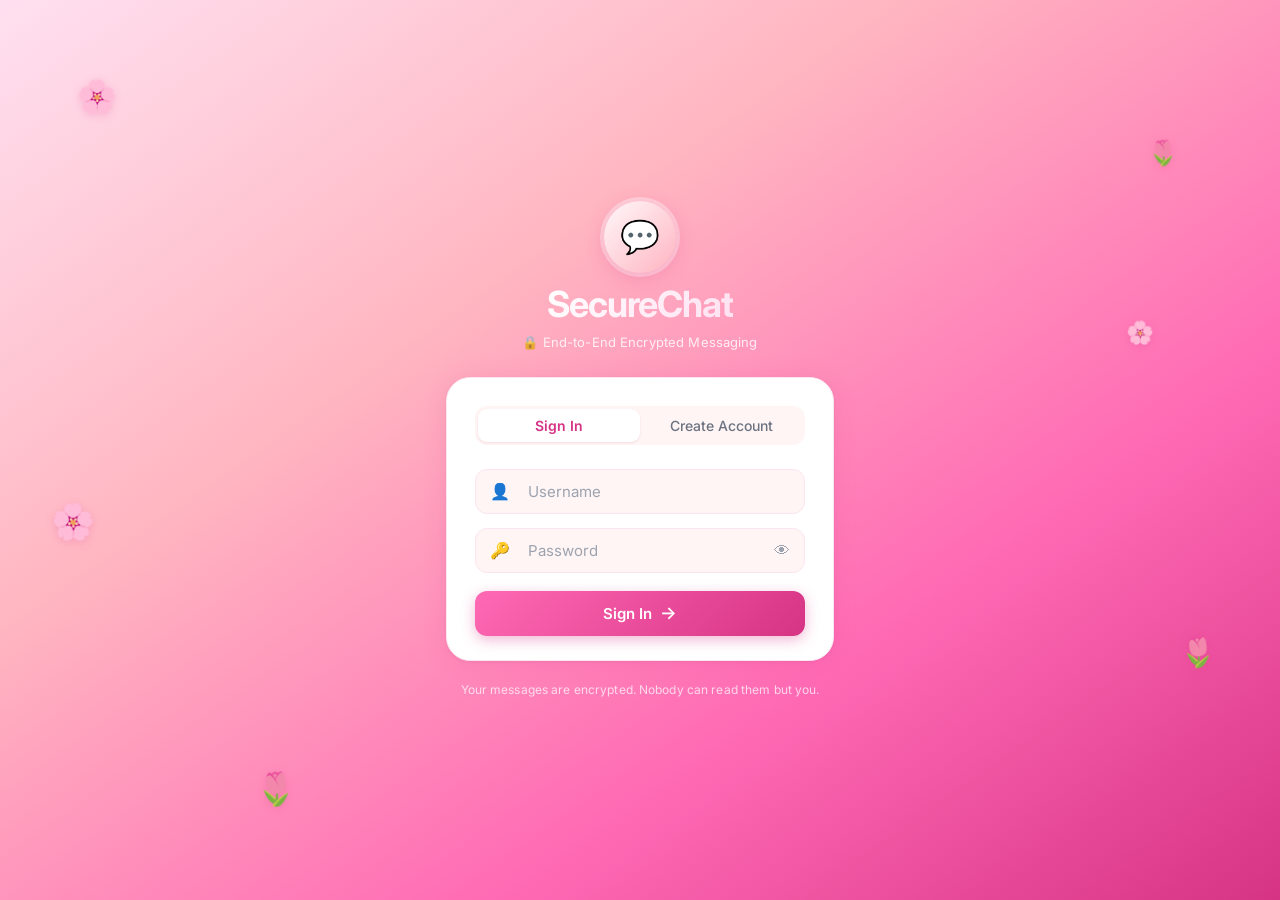
<file: SecureMessaging/SecureMessaging/Frontend/index.html>
<!DOCTYPE html>
<html lang="en">
<head>
    <meta charset="UTF-8">
    <meta name="viewport" content="width=device-width, initial-scale=1.0">
    <title>SecureChat — Login</title>
    <link rel="stylesheet" href="style.css">
</head>
<body class="auth-body">

    <!-- Floating petals background -->
    <div class="petal-bg" aria-hidden="true">
        <span class="petal p1">🌸</span>
        <span class="petal p2">🌷</span>
        <span class="petal p3">🌸</span>
        <span class="petal p4">🌷</span>
        <span class="petal p5">🌸</span>
        <span class="petal p6">🌷</span>
    </div>

    <div class="auth-wrapper">
        <!-- Brand -->
        <div class="auth-brand">
            <div class="auth-logo">💬</div>
            <h1 class="auth-title">SecureChat</h1>
            <p class="auth-subtitle">🔒 End-to-End Encrypted Messaging</p>
        </div>

        <!-- Card -->
        <div class="auth-card">
            <!-- Tab switcher -->
            <div class="auth-tabs" role="tablist">
                <button id="loginTab" class="auth-tab active" role="tab" aria-selected="true">Sign In</button>
                <button id="registerTab" class="auth-tab" role="tab" aria-selected="false">Create Account</button>
                <div class="auth-tab-indicator" id="tabIndicator"></div>
            </div>

            <!-- Login Form -->
            <form id="loginForm" class="auth-form active-form" autocomplete="on">
                <div class="field-group">
                    <div class="field-icon">👤</div>
                    <input type="text" id="loginUsername" class="field-input"
                           placeholder="Username" autocomplete="username" required>
                </div>
                <div class="field-group">
                    <div class="field-icon">🔑</div>
                    <input type="password" id="loginPassword" class="field-input"
                           placeholder="Password" autocomplete="current-password" required>
                    <button type="button" class="field-toggle" id="toggleLoginPwd" aria-label="Show password">👁</button>
                </div>
                <button type="submit" class="auth-btn" id="loginBtn">
                    <span class="btn-text">Sign In</span>
                    <span class="btn-icon">→</span>
                </button>
                <div id="loginMessage" class="auth-message" role="alert"></div>
            </form>

            <!-- Register Form -->
            <form id="registerForm" class="auth-form" autocomplete="off">
                <div class="field-group">
                    <div class="field-icon">👤</div>
                    <input type="text" id="registerUsername" class="field-input"
                           placeholder="Choose a username" autocomplete="username" required>
                </div>
                <div class="field-group">
                    <div class="field-icon">🔑</div>
                    <input type="password" id="registerPassword" class="field-input"
                           placeholder="Choose a password (min 6 chars)" autocomplete="new-password" required>
                    <button type="button" class="field-toggle" id="toggleRegPwd" aria-label="Show password">👁</button>
                </div>
                <button type="submit" class="auth-btn" id="registerBtn">
                    <span class="btn-text">Create Account</span>
                    <span class="btn-icon">✨</span>
                </button>
                <div id="registerMessage" class="auth-message" role="alert"></div>
            </form>
        </div>

        <p class="auth-footer">Your messages are encrypted. Nobody can read them but you.</p>
    </div>

<script src="script.js"></script>
</body>
</html>
</file>
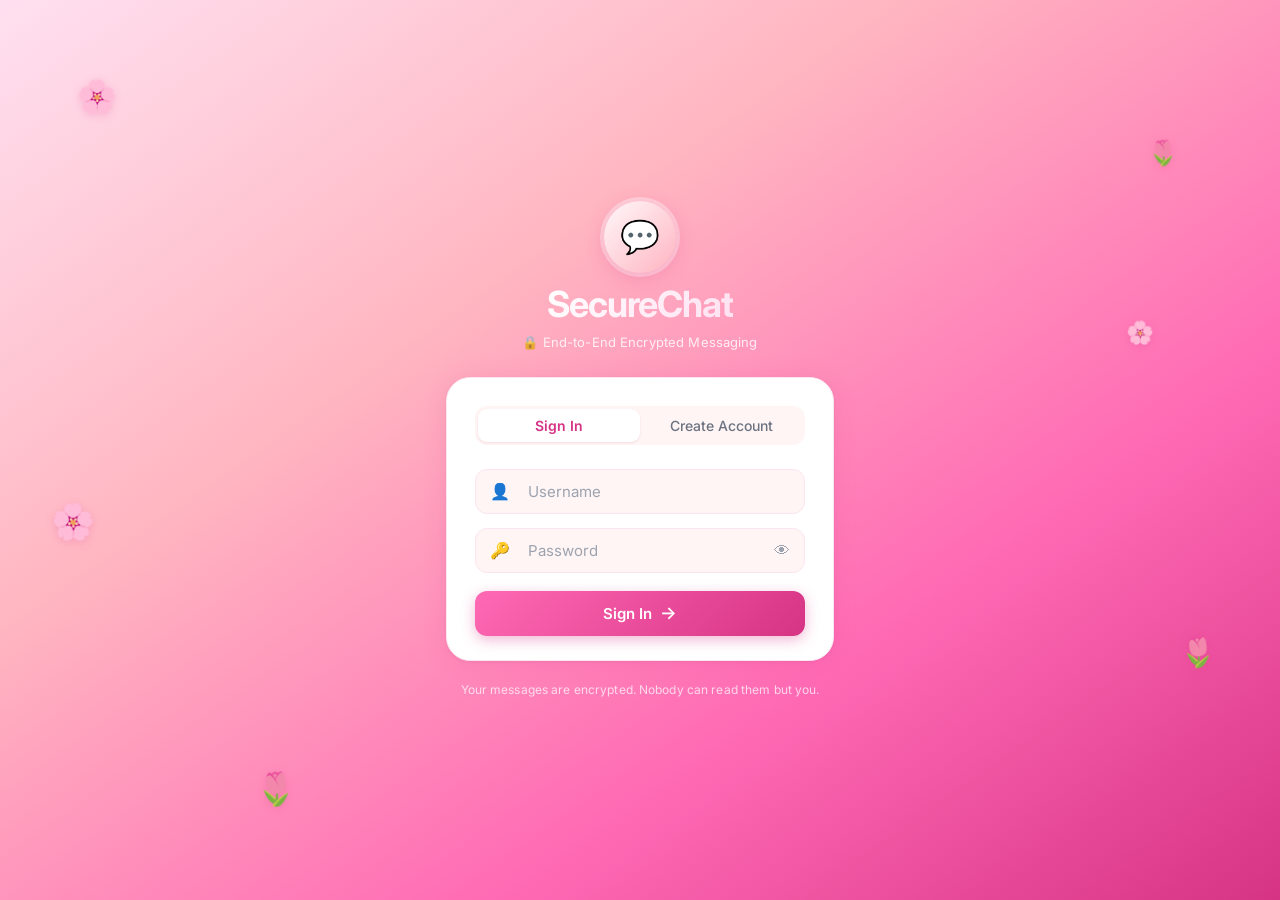
<file: SecureMessaging/SecureMessaging/Frontend/chat.html>
<!DOCTYPE html>
<html lang="en">
<head>
    <meta charset="UTF-8">
    <meta name="viewport" content="width=device-width, initial-scale=1.0">
    <title>SecureChat</title>
    <link rel="stylesheet" href="style.css">
</head>
<body class="chat-body">
<div class="app-shell">

    <!-- ══════════════════════════════════════════════════════════
         SIDEBAR
    ══════════════════════════════════════════════════════════ -->
    <aside class="sidebar" id="sidebar">

        <!-- Sidebar Header -->
        <div class="sidebar-header">
            <div class="sidebar-brand">
                <span class="sidebar-logo">💬</span>
                <span class="sidebar-app-name">SecureChat</span>
            </div>
            <div class="sidebar-user">
                <div class="user-avatar" id="userAvatar"></div>
                <span class="user-name" id="loggedInUser"></span>
                <button class="btn-icon-only btn-logout-icon" onclick="handleLogout()" title="Logout" aria-label="Logout">
                    <svg width="18" height="18" viewBox="0 0 24 24" fill="none" stroke="currentColor" stroke-width="2.5" stroke-linecap="round" stroke-linejoin="round">
                        <path d="M9 21H5a2 2 0 0 1-2-2V5a2 2 0 0 1 2-2h4"/>
                        <polyline points="16 17 21 12 16 7"/>
                        <line x1="21" y1="12" x2="9" y2="12"/>
                    </svg>
                </button>
            </div>
        </div>

        <!-- Sidebar Tabs -->
        <div class="sidebar-tabs">
            <button class="s-tab active" id="dmTabBtn" onclick="switchSidebarTab('dm')">
                <svg width="15" height="15" viewBox="0 0 24 24" fill="none" stroke="currentColor" stroke-width="2.5"><path d="M21 15a2 2 0 0 1-2 2H7l-4 4V5a2 2 0 0 1 2-2h14a2 2 0 0 1 2 2z"/></svg>
                Chats
            </button>
            <button class="s-tab" id="groupTabBtn" onclick="switchSidebarTab('group')">
                <svg width="15" height="15" viewBox="0 0 24 24" fill="none" stroke="currentColor" stroke-width="2.5"><path d="M17 21v-2a4 4 0 0 0-4-4H5a4 4 0 0 0-4 4v2"/><circle cx="9" cy="7" r="4"/><path d="M23 21v-2a4 4 0 0 0-3-3.87"/><path d="M16 3.13a4 4 0 0 1 0 7.75"/></svg>
                Groups
            </button>
        </div>

        <!-- DM Panel -->
        <div id="dmPanel" class="s-panel">
            <div class="search-bar">
                <svg class="search-icon" width="15" height="15" viewBox="0 0 24 24" fill="none" stroke="currentColor" stroke-width="2.5"><circle cx="11" cy="11" r="8"/><line x1="21" y1="21" x2="16.65" y2="16.65"/></svg>
                <input type="text" id="receiverInput" class="search-input" placeholder="Find or start a chat…" autocomplete="off">
                <button id="loadChatBtn" class="search-go" title="Open chat" aria-label="Open chat">
                    <svg width="14" height="14" viewBox="0 0 24 24" fill="none" stroke="currentColor" stroke-width="2.5"><line x1="5" y1="12" x2="19" y2="12"/><polyline points="12 5 19 12 12 19"/></svg>
                </button>
            </div>
            <div class="s-section-label">Recent</div>
            <div id="recentChatsList" class="conv-list">
                <div class="empty-state">
                    <span class="empty-icon">💬</span>
                    <span>No chats yet</span>
                </div>
            </div>
        </div>

        <!-- Groups Panel -->
        <div id="groupPanel" class="s-panel" style="display:none;">
            <button class="btn-new-group" onclick="openCreateGroupModal()">
                <svg width="16" height="16" viewBox="0 0 24 24" fill="none" stroke="currentColor" stroke-width="2.5"><line x1="12" y1="5" x2="12" y2="19"/><line x1="5" y1="12" x2="19" y2="12"/></svg>
                New Group
            </button>
            <div class="s-section-label">My Groups</div>
            <div id="groupList" class="conv-list">
                <div class="empty-state">
                    <span class="empty-icon">👥</span>
                    <span>No groups yet</span>
                </div>
            </div>
        </div>

    </aside>

    <!-- ══════════════════════════════════════════════════════════
         MAIN CHAT AREA
    ══════════════════════════════════════════════════════════ -->
    <main class="chat-main">

        <!-- Empty state (no conversation selected) -->
        <div class="chat-empty" id="chatEmpty">
            <div class="chat-empty-inner">
                <div class="chat-empty-icon">🌸</div>
                <h2>Welcome to SecureChat</h2>
                <p>Select a conversation or start a new one</p>
                <div class="chat-empty-badges">
                    <span class="badge">🔒 Encrypted</span>
                    <span class="badge">🛡 HMAC Verified</span>
                    <span class="badge">🔑 DH Keys</span>
                </div>
            </div>
        </div>

        <!-- Active conversation -->
        <div class="chat-view" id="chatView" style="display:none;">

            <!-- Chat Header -->
            <div class="chat-header">
                <div class="chat-header-left">
                    <div class="chat-avatar" id="chatAvatar"></div>
                    <div class="chat-header-info">
                        <div class="chat-header-name" id="chatHeaderTitle"></div>
                        <div class="chat-header-sub" id="chatHeaderSub"></div>
                    </div>
                </div>
                <div class="chat-header-actions" id="groupActions" style="display:none;">
                    <button class="hdr-btn" onclick="openGroupInfoModal()" title="Members">
                        <svg width="16" height="16" viewBox="0 0 24 24" fill="none" stroke="currentColor" stroke-width="2.5"><path d="M17 21v-2a4 4 0 0 0-4-4H5a4 4 0 0 0-4 4v2"/><circle cx="9" cy="7" r="4"/><path d="M23 21v-2a4 4 0 0 0-3-3.87"/><path d="M16 3.13a4 4 0 0 1 0 7.75"/></svg>
                        Members
                    </button>
                    <button class="hdr-btn" onclick="openAddMemberModal()" title="Add member">
                        <svg width="16" height="16" viewBox="0 0 24 24" fill="none" stroke="currentColor" stroke-width="2.5"><path d="M16 21v-2a4 4 0 0 0-4-4H5a4 4 0 0 0-4 4v2"/><circle cx="8.5" cy="7" r="4"/><line x1="20" y1="8" x2="20" y2="14"/><line x1="23" y1="11" x2="17" y2="11"/></svg>
                        Add
                    </button>
                    <button class="hdr-btn hdr-btn-danger" onclick="leaveGroup()" title="Leave group">
                        <svg width="16" height="16" viewBox="0 0 24 24" fill="none" stroke="currentColor" stroke-width="2.5"><path d="M9 21H5a2 2 0 0 1-2-2V5a2 2 0 0 1 2-2h4"/><polyline points="16 17 21 12 16 7"/><line x1="21" y1="12" x2="9" y2="12"/></svg>
                        Leave
                    </button>
                </div>
            </div>

            <!-- Messages -->
            <div class="messages-area" id="messagesArea"></div>

            <!-- Image preview strip -->
            <div id="imagePreview" class="img-preview-strip" style="display:none;">
                <img id="previewImg" src="" alt="Preview">
                <div class="img-preview-info" id="imgPreviewName"></div>
                <button id="cancelImage" class="img-preview-cancel" aria-label="Remove image">
                    <svg width="14" height="14" viewBox="0 0 24 24" fill="none" stroke="currentColor" stroke-width="2.5"><line x1="18" y1="6" x2="6" y2="18"/><line x1="6" y1="6" x2="18" y2="18"/></svg>
                </button>
            </div>

            <!-- Input Bar -->
            <div class="input-bar">
                <label for="imageInput" class="input-attach" title="Attach image" aria-label="Attach image">
                    <svg width="20" height="20" viewBox="0 0 24 24" fill="none" stroke="currentColor" stroke-width="2"><rect x="3" y="3" width="18" height="18" rx="2"/><circle cx="8.5" cy="8.5" r="1.5"/><polyline points="21 15 16 10 5 21"/></svg>
                </label>
                <input type="file" id="imageInput" accept="image/*" style="display:none;" aria-hidden="true">
                <input type="text" id="messageInput" class="input-text" placeholder="Type a message…" disabled autocomplete="off">
                <button id="sendBtn" class="input-send" disabled aria-label="Send message">
                    <svg width="20" height="20" viewBox="0 0 24 24" fill="none" stroke="currentColor" stroke-width="2.5"><line x1="22" y1="2" x2="11" y2="13"/><polygon points="22 2 15 22 11 13 2 9 22 2"/></svg>
                </button>
            </div>

        </div>
    </main>
</div>

<!-- ══════════════════════════════════════════════════════════
     MODALS
══════════════════════════════════════════════════════════ -->

<!-- Create Group -->
<div id="createGroupModal" class="modal-overlay" style="display:none;" role="dialog" aria-modal="true" aria-labelledby="cgTitle">
    <div class="modal">
        <div class="modal-header">
            <div class="modal-title-row">
                <span class="modal-icon">👥</span>
                <span id="cgTitle">New Group</span>
            </div>
            <button class="modal-x" onclick="closeModal('createGroupModal')" aria-label="Close">
                <svg width="18" height="18" viewBox="0 0 24 24" fill="none" stroke="currentColor" stroke-width="2.5"><line x1="18" y1="6" x2="6" y2="18"/><line x1="6" y1="6" x2="18" y2="18"/></svg>
            </button>
        </div>
        <div class="modal-body">
            <div class="modal-field">
                <label class="modal-label">Group name</label>
                <input type="text" id="newGroupName" class="modal-input" placeholder="e.g. Family, Study Group…" maxlength="100">
            </div>
            <div id="createGroupError" class="modal-err" style="display:none;"></div>
        </div>
        <div class="modal-footer">
            <button class="modal-btn-ghost" onclick="closeModal('createGroupModal')">Cancel</button>
            <button class="modal-btn-primary" onclick="createGroup()">Create Group</button>
        </div>
    </div>
</div>

<!-- Add Member -->
<div id="addMemberModal" class="modal-overlay" style="display:none;" role="dialog" aria-modal="true" aria-labelledby="amTitle">
    <div class="modal">
        <div class="modal-header">
            <div class="modal-title-row">
                <span class="modal-icon">➕</span>
                <span id="amTitle">Add Member</span>
            </div>
            <button class="modal-x" onclick="closeModal('addMemberModal')" aria-label="Close">
                <svg width="18" height="18" viewBox="0 0 24 24" fill="none" stroke="currentColor" stroke-width="2.5"><line x1="18" y1="6" x2="6" y2="18"/><line x1="6" y1="6" x2="18" y2="18"/></svg>
            </button>
        </div>
        <div class="modal-body">
            <div class="modal-field">
                <label class="modal-label">Username</label>
                <input type="text" id="addMemberUsername" class="modal-input" placeholder="Enter their username…">
            </div>
            <div id="addMemberError" class="modal-err" style="display:none;"></div>
        </div>
        <div class="modal-footer">
            <button class="modal-btn-ghost" onclick="closeModal('addMemberModal')">Cancel</button>
            <button class="modal-btn-primary" onclick="addMember()">Add to Group</button>
        </div>
    </div>
</div>

<!-- Group Info / Members -->
<div id="groupInfoModal" class="modal-overlay" style="display:none;" role="dialog" aria-modal="true" aria-labelledby="giTitle">
    <div class="modal modal-lg">
        <div class="modal-header">
            <div class="modal-title-row">
                <span class="modal-icon">👥</span>
                <span id="groupInfoTitle">Members</span>
            </div>
            <button class="modal-x" onclick="closeModal('groupInfoModal')" aria-label="Close">
                <svg width="18" height="18" viewBox="0 0 24 24" fill="none" stroke="currentColor" stroke-width="2.5"><line x1="18" y1="6" x2="6" y2="18"/><line x1="6" y1="6" x2="18" y2="18"/></svg>
            </button>
        </div>
        <div class="modal-body">
            <div id="membersList" class="members-list"></div>
        </div>
        <div class="modal-footer">
            <button class="modal-btn-ghost" onclick="closeModal('groupInfoModal')">Close</button>
        </div>
    </div>
</div>

<script src="script.js"></script>
</body>
</html>
</file>
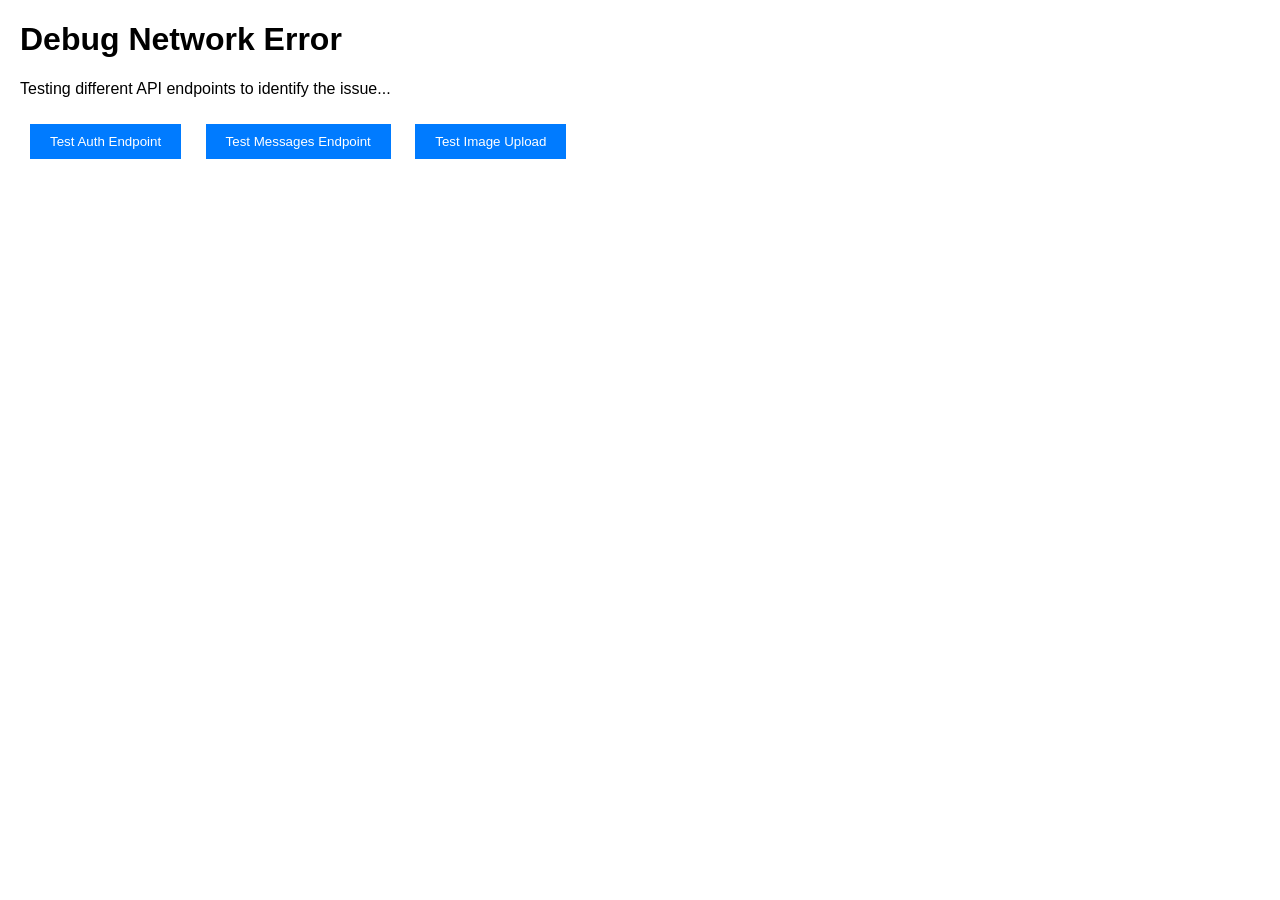
<file: SecureMessaging/SecureMessaging/Frontend/debug.html>
<!DOCTYPE html>
<html>
<head>
    <title>Debug Network Error</title>
    <style>
        body { font-family: Arial, sans-serif; margin: 20px; }
        button { padding: 10px 20px; background: #007bff; color: white; border: none; cursor: pointer; margin: 10px; }
        .result { margin: 10px 0; padding: 10px; background: #f8f9fa; border: 1px solid #dee2e6; }
    </style>
</head>
<body>
    <h1>Debug Network Error</h1>
    <p>Testing different API endpoints to identify the issue...</p>
    
    <button onclick="testAuth()">Test Auth Endpoint</button>
    <button onclick="testMessages()">Test Messages Endpoint</button>
    <button onclick="testImageUpload()">Test Image Upload</button>
    
    <div id="result" class="result" style="display: none;"></div>

    <script>
        const API_BASE = 'http://localhost:8082';
        
        async function testAuth() {
            await testEndpoint('/auth/login', {
                method: 'POST',
                headers: { 'Content-Type': 'application/json' },
                body: JSON.stringify({ username: 'test', password: 'test' })
            }, 'Auth');
        }
        
        async function testMessages() {
            await testEndpoint('/messages/send', {
                method: 'POST',
                headers: { 'Content-Type': 'application/json' },
                body: JSON.stringify({
                    sender: 'test',
                    receiver: 'test2',
                    content: 'test message'
                })
            }, 'Messages');
        }
        
        async function testImageUpload() {
            const formData = new FormData();
            formData.append('sender', 'test');
            formData.append('receiver', 'test2');
            formData.append('image', new Blob(['test'], { type: 'text/plain' }));
            
            await testEndpoint('/messages/send-image', {
                method: 'POST',
                body: formData
            }, 'Image Upload');
        }
        
        async function testEndpoint(endpoint, options, testName) {
            const resultDiv = document.getElementById('result');
            resultDiv.style.display = 'block';
            resultDiv.innerHTML = `Testing ${testName}...`;

            try {
                console.log(`Testing ${endpoint}:`, options);
                
                const response = await fetch(`${API_BASE}${endpoint}`, options);
                console.log(`${testName} response:`, response);
                
                if (response.ok) {
                    resultDiv.innerHTML = `<strong>${testName} Success!</strong> Status: ${response.status}`;
                    resultDiv.style.background = '#d4edda';
                } else {
                    const errorText = await response.text();
                    resultDiv.innerHTML = `<strong>${testName} Failed!</strong><br>Status: ${response.status}<br>Error: ${errorText}`;
                    resultDiv.style.background = '#f8d7da';
                }
            } catch (error) {
                console.error(`${testName} error:`, error);
                resultDiv.innerHTML = `<strong>${testName} Network Error!</strong><br>${error.message}`;
                resultDiv.style.background = '#f8d7da';
            }
        }
    </script>
</body>
</html>
</file>
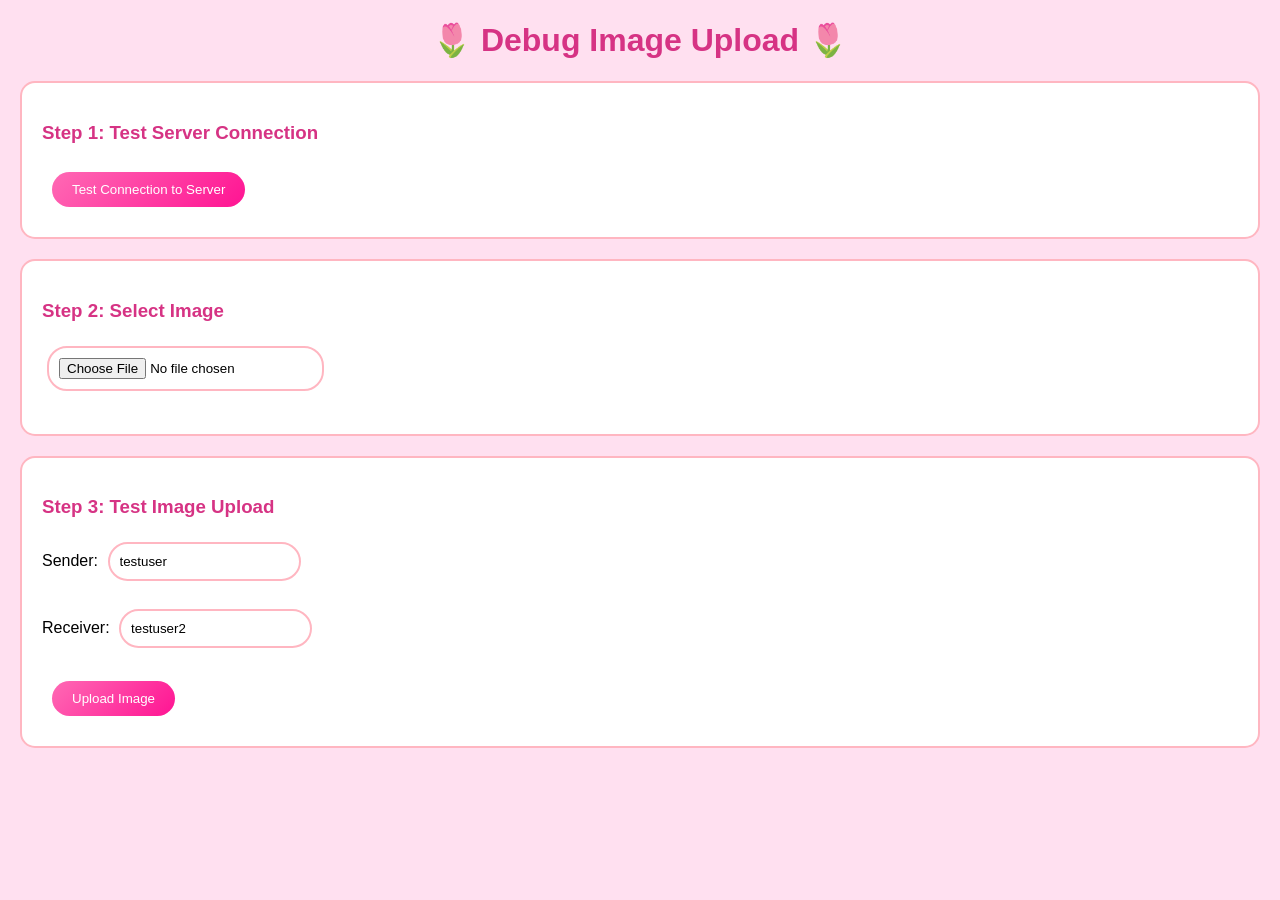
<file: SecureMessaging/SecureMessaging/Frontend/test-image-debug.html>
<!DOCTYPE html>
<html>
<head>
    <title>Debug Image Upload</title>
    <style>
        body { font-family: Arial, sans-serif; margin: 20px; background: #ffe0f0; }
        .test-area { border: 2px solid #ffb6c1; padding: 20px; margin: 20px 0; border-radius: 15px; background: white; }
        button { padding: 10px 20px; background: linear-gradient(135deg, #ff69b4 0%, #ff1493 100%); color: white; border: none; cursor: pointer; border-radius: 20px; margin: 10px; }
        .result { margin: 10px 0; padding: 15px; background: #f8f9fa; border: 1px solid #dee2e6; border-radius: 10px; }
        .error { background: #ffe0e0; border-color: #ff6b6b; color: #d63384; }
        .success { background: #e0ffe0; border-color: #4caf50; color: #2e7d32; }
        input { padding: 10px; border: 2px solid #ffb6c1; border-radius: 20px; margin: 5px; }
        .debug-info { font-family: monospace; background: #f5f5f5; padding: 10px; border-radius: 5px; margin: 10px 0; }
    </style>
</head>
<body>
    <h1 style="color: #d63384; text-align: center;">🌷 Debug Image Upload 🌷</h1>
    
    <div class="test-area">
        <h3 style="color: #d63384;">Step 1: Test Server Connection</h3>
        <button onclick="testConnection()">Test Connection to Server</button>
        <div id="connectionResult" class="result" style="display: none;"></div>
    </div>
    
    <div class="test-area">
        <h3 style="color: #d63384;">Step 2: Select Image</h3>
        <input type="file" id="imageInput" accept="image/*">
        <br><br>
        <div id="imageInfo" class="debug-info" style="display: none;"></div>
    </div>
    
    <div class="test-area">
        <h3 style="color: #d63384;">Step 3: Test Image Upload</h3>
        <label>Sender:</label> <input type="text" id="sender" value="testuser"><br><br>
        <label>Receiver:</label> <input type="text" id="receiver" value="testuser2"><br><br>
        <button onclick="testImageUpload()">Upload Image</button>
        <div id="uploadResult" class="result" style="display: none;"></div>
    </div>

    <script>
        const API_BASE = 'http://localhost:8082';
        let selectedImage = null;

        // Test server connection
        async function testConnection() {
            const resultDiv = document.getElementById('connectionResult');
            resultDiv.style.display = 'block';
            resultDiv.innerHTML = 'Testing connection...';

            try {
                console.log('Testing connection to:', API_BASE);
                
                // Test a simple endpoint first
                const response = await fetch(`${API_BASE}/messages/send`, {
                    method: 'POST',
                    headers: { 'Content-Type': 'application/json' },
                    body: JSON.stringify({
                        sender: 'test',
                        receiver: 'test',
                        content: 'connection test'
                    })
                });
                
                console.log('Connection test response:', response);
                
                if (response.ok) {
                    resultDiv.className = 'result success';
                    resultDiv.innerHTML = `<strong>✅ Server is running!</strong><br>Status: ${response.status}<br>Port: 8082`;
                } else {
                    const errorText = await response.text();
                    resultDiv.className = 'result error';
                    resultDiv.innerHTML = `<strong>❌ Server Error!</strong><br>Status: ${response.status}<br>Error: ${errorText}`;
                }
            } catch (error) {
                console.error('Connection error:', error);
                resultDiv.className = 'result error';
                resultDiv.innerHTML = `<strong>❌ Connection Error!</strong><br>${error.message}<br><br>Possible causes:<br>• Server not running<br>• Wrong port<br>• CORS issues<br>• Network blocked`;
            }
        }

        // Image selection
        document.getElementById('imageInput').addEventListener('change', function(e) {
            const file = e.target.files[0];
            const infoDiv = document.getElementById('imageInfo');
            
            if (!file) {
                infoDiv.style.display = 'none';
                selectedImage = null;
                return;
            }
            
            console.log('Image selected:', file);
            
            selectedImage = file;
            infoDiv.style.display = 'block';
            infoDiv.innerHTML = `
                <strong>Image Info:</strong><br>
                Name: ${file.name}<br>
                Size: ${(file.size / 1024).toFixed(2)} KB<br>
                Type: ${file.type}<br>
                Last Modified: ${new Date(file.lastModified).toLocaleString()}
            `;
        });

        // Test image upload
        async function testImageUpload() {
            const fileInput = document.getElementById('imageInput');
            const file = fileInput.files[0];
            const sender = document.getElementById('sender').value;
            const receiver = document.getElementById('receiver').value;
            const resultDiv = document.getElementById('uploadResult');
            
            if (!file) {
                alert('Please select an image first');
                return;
            }
            
            if (!sender || !receiver) {
                alert('Please enter sender and receiver');
                return;
            }

            resultDiv.style.display = 'block';
            resultDiv.innerHTML = 'Uploading image...';

            try {
                console.log('Starting image upload...');
                console.log('FormData preparation...');
                
                const formData = new FormData();
                formData.append('sender', sender);
                formData.append('receiver', receiver);
                formData.append('image', file);

                console.log('Sending to:', `${API_BASE}/messages/send-image`);
                console.log('FormData contents:', {
                    sender: sender,
                    receiver: receiver,
                    image: file.name
                });

                const response = await fetch(`${API_BASE}/messages/send-image`, {
                    method: 'POST',
                    body: formData
                });

                console.log('Upload response:', response);

                if (response.ok) {
                    const result = await response.json();
                    console.log('Upload success:', result);
                    resultDiv.className = 'result success';
                    resultDiv.innerHTML = `
                        <strong>✅ Image Upload Success!</strong><br>
                        Status: ${response.status}<br>
                        Message ID: ${result.id}<br>
                        Content Type: ${result.contentType}<br>
                        Timestamp: ${new Date(result.timestamp).toLocaleString()}
                    `;
                } else {
                    const errorText = await response.text();
                    console.error('Upload failed:', errorText);
                    resultDiv.className = 'result error';
                    resultDiv.innerHTML = `
                        <strong>❌ Upload Failed!</strong><br>
                        Status: ${response.status}<br>
                        Error: ${errorText}<br><br>
                        Common issues:<br>
                        • Image too large<br>
                        • Invalid image format<br>
                        • Server processing error
                    `;
                }
            } catch (error) {
                console.error('Network error:', error);
                resultDiv.className = 'result error';
                resultDiv.innerHTML = `
                    <strong>❌ Network Error!</strong><br>
                    ${error.message}<br><br>
                    Check:<br>
                    • Server is running<br>
                    • No CORS issues<br>
                    • Network connectivity
                `;
            }
        }
    </script>
</body>
</html>
</file>
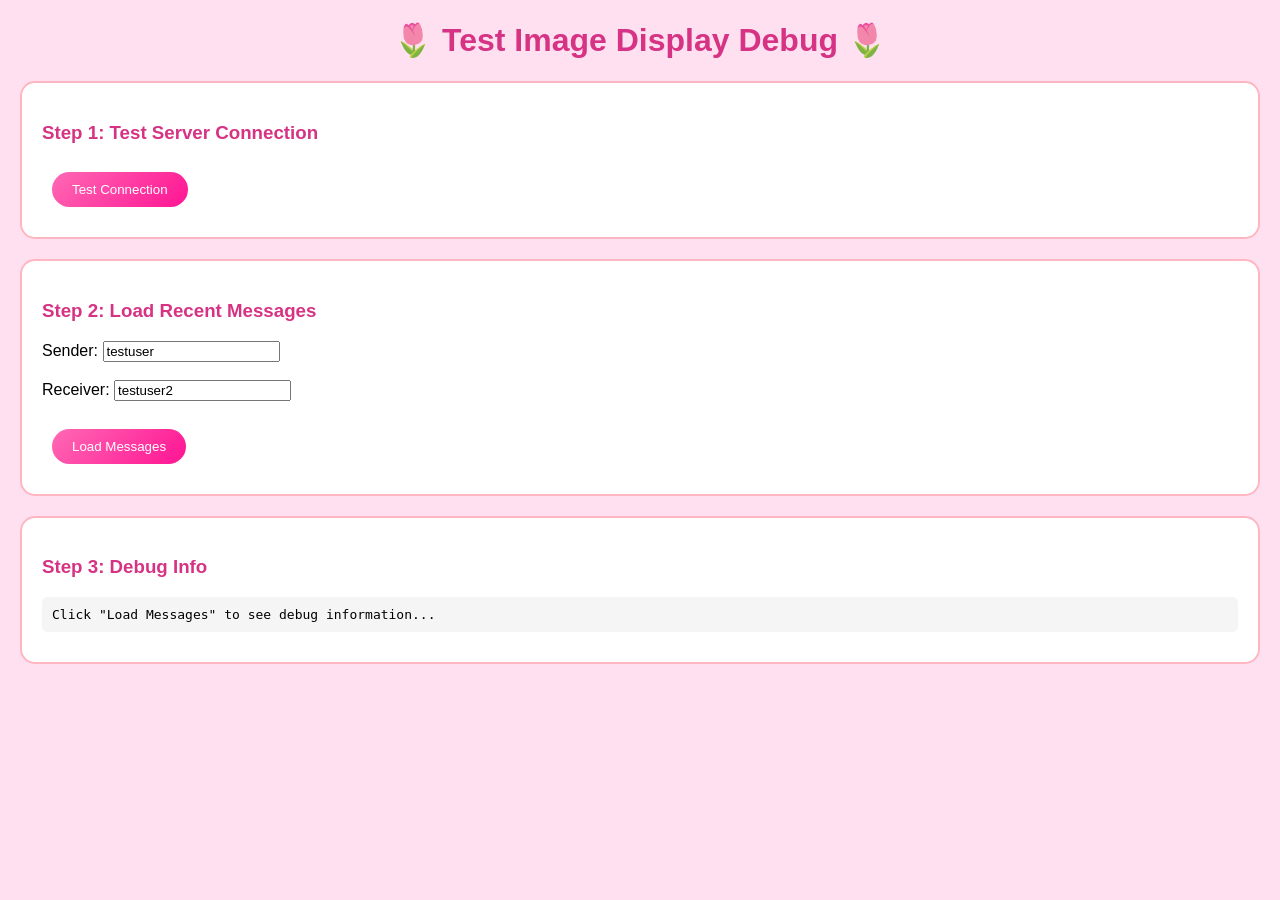
<file: SecureMessaging/SecureMessaging/Frontend/test-image-display.html>
<!DOCTYPE html>
<html>
<head>
    <title>Test Image Display</title>
    <style>
        body { font-family: Arial, sans-serif; margin: 20px; background: #ffe0f0; }
        .test-section { border: 2px solid #ffb6c1; padding: 20px; margin: 20px 0; border-radius: 15px; background: white; }
        button { padding: 10px 20px; background: linear-gradient(135deg, #ff69b4 0%, #ff1493 100%); color: white; border: none; cursor: pointer; border-radius: 20px; margin: 10px; }
        .result { margin: 10px 0; padding: 15px; background: #f8f9fa; border: 1px solid #dee2e6; border-radius: 10px; }
        .error { background: #ffe0e0; border-color: #ff6b6b; color: #d63384; }
        .success { background: #e0ffe0; border-color: #4caf50; color: #2e7d32; }
        .debug-info { font-family: monospace; background: #f5f5f5; padding: 10px; border-radius: 5px; margin: 10px 0; }
        img { max-width: 200px; border: 2px solid #ffb6c1; border-radius: 10px; margin: 10px 0; cursor: pointer; }
        img:hover { transform: scale(1.05); box-shadow: 0 5px 15px rgba(255, 105, 180, 0.3); }
    </style>
</head>
<body>
    <h1 style="color: #d63384; text-align: center;">🌷 Test Image Display Debug 🌷</h1>
    
    <div class="test-section">
        <h3 style="color: #d63384;">Step 1: Test Server Connection</h3>
        <button onclick="testConnection()">Test Connection</button>
        <div id="connectionResult" class="result" style="display: none;"></div>
    </div>
    
    <div class="test-section">
        <h3 style="color: #d63384;">Step 2: Load Recent Messages</h3>
        <label>Sender:</label> <input type="text" id="sender" value="testuser"><br><br>
        <label>Receiver:</label> <input type="text" id="receiver" value="testuser2"><br><br>
        <button onclick="loadMessages()">Load Messages</button>
        <div id="messagesResult" class="result" style="display: none;"></div>
    </div>
    
    <div class="test-section">
        <h3 style="color: #d63384;">Step 3: Debug Info</h3>
        <div id="debugInfo" class="debug-info">Click "Load Messages" to see debug information...</div>
    </div>

    <script>
        const API_BASE = 'http://localhost:8082';

        async function testConnection() {
            const resultDiv = document.getElementById('connectionResult');
            resultDiv.style.display = 'block';
            resultDiv.innerHTML = 'Testing connection...';

            try {
                const response = await fetch(`${API_BASE}/messages/send`, {
                    method: 'POST',
                    headers: { 'Content-Type': 'application/json' },
                    body: JSON.stringify({
                        sender: 'test',
                        receiver: 'test',
                        content: 'connection test'
                    })
                });
                
                if (response.ok) {
                    resultDiv.className = 'result success';
                    resultDiv.innerHTML = '✅ Server is running and responding!';
                } else {
                    resultDiv.className = 'result error';
                    resultDiv.innerHTML = `❌ Server error: ${response.status}`;
                }
            } catch (error) {
                resultDiv.className = 'result error';
                resultDiv.innerHTML = `❌ Connection failed: ${error.message}`;
            }
        }

        async function loadMessages() {
            const sender = document.getElementById('sender').value;
            const receiver = document.getElementById('receiver').value;
            const resultDiv = document.getElementById('messagesResult');
            const debugDiv = document.getElementById('debugInfo');

            if (!sender || !receiver) {
                alert('Please enter both sender and receiver');
                return;
            }

            resultDiv.style.display = 'block';
            resultDiv.innerHTML = 'Loading messages...';

            try {
                const response = await fetch(`${API_BASE}/messages/chat?user1=${encodeURIComponent(sender)}&user2=${encodeURIComponent(receiver)}`);
                
                if (response.ok) {
                    const messages = await response.json();
                    resultDiv.className = 'result success';
                    resultDiv.innerHTML = `✅ Found ${messages.length} messages`;
                    
                    // Debug information
                    let debugHTML = '<strong>🔍 Debug Information:</strong><br><br>';
                    
                    messages.forEach((msg, index) => {
                        debugHTML += `<strong>Message ${index + 1}:</strong><br>`;
                        debugHTML += `ID: ${msg.id}<br>`;
                        debugHTML += `Sender: ${msg.sender}<br>`;
                        debugHTML += `Receiver: ${msg.receiver}<br>`;
                        debugHTML += `Content Type: ${msg.contentType}<br>`;
                        debugHTML += `MIME Type: ${msg.mimeType || 'NOT SET'}<br>`;
                        debugHTML += `Content Length: ${msg.content ? msg.content.length : 0} characters<br>`;
                        debugHTML += `Has HMAC: ${msg.hmac ? 'YES' : 'NO'}<br>`;
                        debugHTML += `Has Nonce: ${msg.nonce ? 'YES' : 'NO'}<br>`;
                        
                        if (msg.contentType === 'IMAGE') {
                            debugHTML += `<br><strong>🖼️ Image Test:</strong><br>`;
                            
                            // Test different MIME types
                            const testFormats = [
                                { mime: msg.mimeType, label: 'Original MIME' },
                                { mime: 'image/jpeg', label: 'JPEG' },
                                { mime: 'image/png', label: 'PNG' },
                                { mime: 'image/gif', label: 'GIF' }
                            ];
                            
                            testFormats.forEach(format => {
                                const testSrc = `data:${format.mime};base64,${msg.content}`;
                                debugHTML += `<br><strong>${format.label}:</strong><br>`;
                                debugHTML += `<img src="${testSrc}" onerror="this.style.border='2px solid red'; this.title='FAILED: ${format.mime}';" onload="this.style.border='2px solid green'; this.title='SUCCESS: ${format.mime}';" />`;
                            });
                        }
                        
                        debugHTML += '<br><hr><br>';
                    });
                    
                    debugDiv.innerHTML = debugHTML;
                    
                } else {
                    resultDiv.className = 'result error';
                    resultDiv.innerHTML = `❌ Failed to load messages: ${response.status}`;
                }
            } catch (error) {
                resultDiv.className = 'result error';
                resultDiv.innerHTML = `❌ Network error: ${error.message}`;
                debugDiv.innerHTML = `Error: ${error.message}`;
            }
        }
    </script>
</body>
</html>
</file>
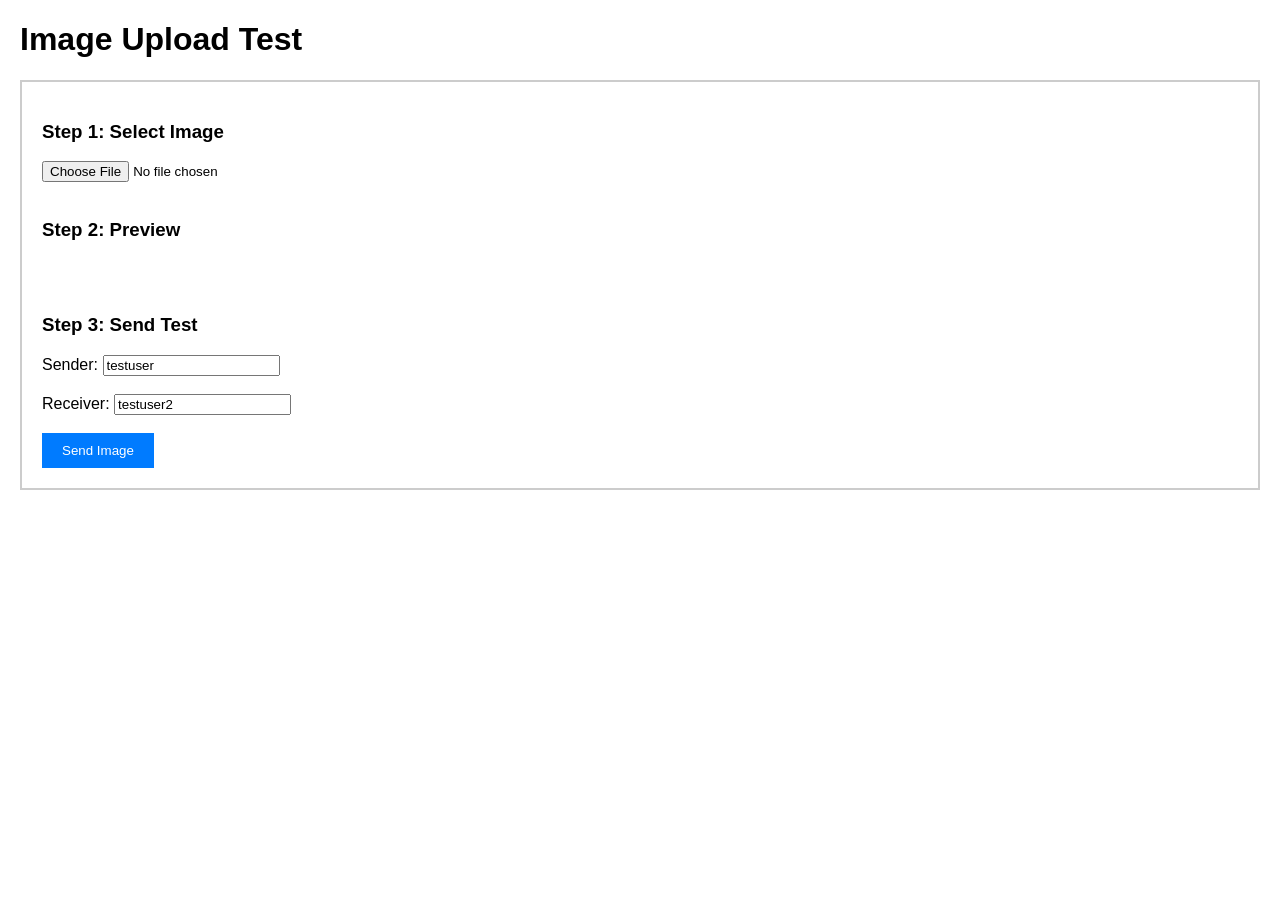
<file: SecureMessaging/SecureMessaging/Frontend/test-image.html>
<!DOCTYPE html>
<html>
<head>
    <title>Test Image Upload</title>
    <style>
        body { font-family: Arial, sans-serif; margin: 20px; }
        .test-area { border: 2px solid #ccc; padding: 20px; margin: 20px 0; }
        .preview { max-width: 200px; margin: 10px 0; }
        button { padding: 10px 20px; background: #007bff; color: white; border: none; cursor: pointer; }
        button:hover { background: #0056b3; }
        .result { margin: 10px 0; padding: 10px; background: #f8f9fa; border: 1px solid #dee2e6; }
    </style>
</head>
<body>
    <h1>Image Upload Test</h1>
    
    <div class="test-area">
        <h3>Step 1: Select Image</h3>
        <input type="file" id="imageInput" accept="image/*">
        <br><br>
        
        <h3>Step 2: Preview</h3>
        <img id="preview" class="preview" style="display: none;">
        <br><br>
        
        <h3>Step 3: Send Test</h3>
        <label>Sender:</label> <input type="text" id="sender" value="testuser"><br><br>
        <label>Receiver:</label> <input type="text" id="receiver" value="testuser2"><br><br>
        <button onclick="sendImage()">Send Image</button>
        
        <div id="result" class="result" style="display: none;"></div>
    </div>

    <script>
        const API_BASE = 'http://localhost:8081';
        let selectedImage = null;

        // Image selection
        document.getElementById('imageInput').addEventListener('change', function(e) {
            const file = e.target.files[0];
            if (!file) return;
            
            if (!file.type.startsWith('image/')) {
                alert('Please select an image file');
                return;
            }
            
            selectedImage = file;
            
            // Show preview
            const reader = new FileReader();
            reader.onload = function(e) {
                document.getElementById('preview').src = e.target.result;
                document.getElementById('preview').style.display = 'block';
            };
            reader.readAsDataURL(file);
        });

        // Send image
        async function sendImage() {
            const sender = document.getElementById('sender').value;
            const receiver = document.getElementById('receiver').value;
            const resultDiv = document.getElementById('result');
            
            if (!selectedImage || !sender || !receiver) {
                alert('Please fill all fields and select an image');
                return;
            }

            resultDiv.style.display = 'block';
            resultDiv.innerHTML = 'Sending...';

            try {
                const formData = new FormData();
                formData.append('sender', sender);
                formData.append('receiver', receiver);
                formData.append('image', selectedImage);

                console.log('Sending to:', `${API_BASE}/messages/send-image`);
                
                const response = await fetch(`${API_BASE}/messages/send-image`, {
                    method: 'POST',
                    body: formData
                });

                console.log('Response:', response);
                
                if (response.ok) {
                    resultDiv.innerHTML = `<strong>Success!</strong> Image sent successfully. Status: ${response.status}`;
                } else {
                    const errorText = await response.text();
                    resultDiv.innerHTML = `<strong>Error!</strong> Status: ${response.status}, Error: ${errorText}`;
                }
            } catch (error) {
                resultDiv.innerHTML = `<strong>Network Error:</strong> ${error.message}`;
            }
        }
    </script>
</body>
</html>
</file>
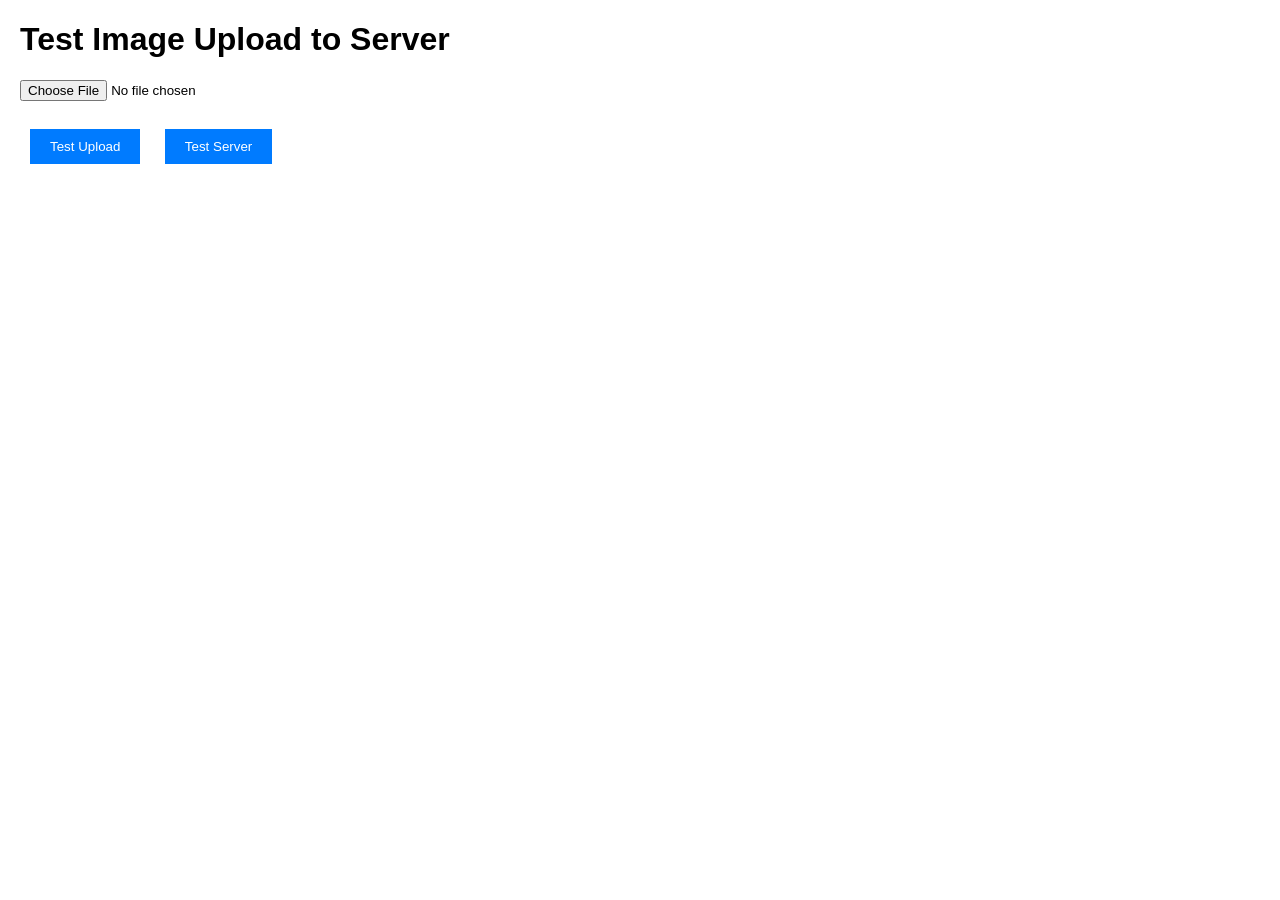
<file: SecureMessaging/SecureMessaging/Frontend/test-simple.html>
<!DOCTYPE html>
<html>
<head>
    <title>Simple Image Test</title>
    <style>
        body { font-family: Arial, sans-serif; margin: 20px; }
        button { padding: 10px 20px; background: #007bff; color: white; border: none; cursor: pointer; margin: 10px; }
        .result { margin: 10px 0; padding: 10px; background: #f8f9fa; border: 1px solid #dee2e6; }
    </style>
</head>
<body>
    <h1>Test Image Upload to Server</h1>
    
    <input type="file" id="imageInput" accept="image/*">
    <br><br>
    
    <button onclick="testImageUpload()">Test Upload</button>
    <button onclick="testServerConnection()">Test Server</button>
    
    <div id="result" class="result" style="display: none;"></div>

    <script>
        const API_BASE = 'http://localhost:8081';
        
        // Test server connection
        async function testServerConnection() {
            const resultDiv = document.getElementById('result');
            resultDiv.style.display = 'block';
            resultDiv.innerHTML = 'Testing server connection...';

            try {
                const response = await fetch(`${API_BASE}/messages/send`, {
                    method: 'POST',
                    headers: { 'Content-Type': 'application/json' },
                    body: JSON.stringify({
                        sender: 'test',
                        receiver: 'test',
                        content: 'test message'
                    })
                });
                
                if (response.ok) {
                    resultDiv.innerHTML = `<strong>Server is running!</strong> Status: ${response.status}`;
                } else {
                    const errorText = await response.text();
                    resultDiv.innerHTML = `<strong>Server Error!</strong> Status: ${response.status}, Error: ${errorText}`;
                }
            } catch (error) {
                resultDiv.innerHTML = `<strong>Connection Error:</strong> ${error.message}`;
            }
        }

        // Test image upload
        async function testImageUpload() {
            const fileInput = document.getElementById('imageInput');
            const file = fileInput.files[0];
            
            if (!file) {
                alert('Please select an image first');
                return;
            }

            const resultDiv = document.getElementById('result');
            resultDiv.style.display = 'block';
            resultDiv.innerHTML = 'Uploading image...';

            try {
                const formData = new FormData();
                formData.append('sender', 'testuser');
                formData.append('receiver', 'testuser2');
                formData.append('image', file);

                const response = await fetch(`${API_BASE}/messages/send-image`, {
                    method: 'POST',
                    body: formData
                });

                if (response.ok) {
                    resultDiv.innerHTML = `<strong>Success!</strong> Image uploaded. Status: ${response.status}`;
                } else {
                    const errorText = await response.text();
                    resultDiv.innerHTML = `<strong>Upload Failed!</strong> Status: ${response.status}, Error: ${errorText}`;
                }
            } catch (error) {
                resultDiv.innerHTML = `<strong>Network Error:</strong> ${error.message}`;
            }
        }
    </script>
</body>
</html>
</file>
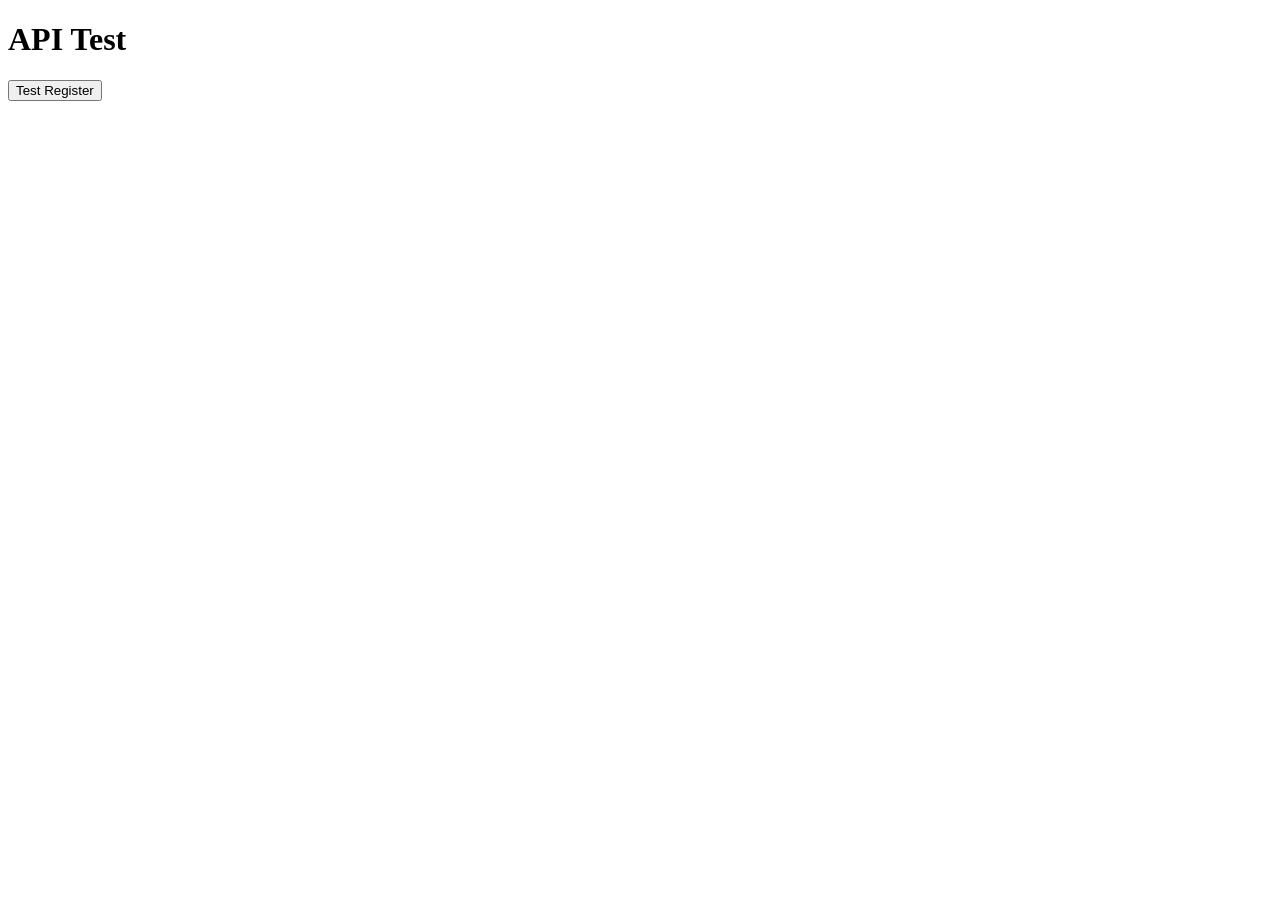
<file: SecureMessaging/SecureMessaging/src/main/resources/static/test.html>
<!DOCTYPE html>
<html>
<head>
    <title>API Test</title>
</head>
<body>
    <h1>API Test</h1>
    <button onclick="testRegister()">Test Register</button>
    <div id="result"></div>

    <script>
        async function testRegister() {
            const resultDiv = document.getElementById('result');
            try {
                const response = await fetch('http://localhost:8080/auth/register', {
                    method: 'POST',
                    headers: { 'Content-Type': 'application/json' },
                    body: JSON.stringify({ username: 'testuser2', password: 'testpass' })
                });
                
                const result = await response.text();
                resultDiv.innerHTML = `<h3>Status: ${response.status}</h3><pre>${result}</pre>`;
            } catch (error) {
                resultDiv.innerHTML = `<h3>Error:</h3><pre>${error.message}</pre>`;
            }
        }
    </script>
</body>
</html>
</file>
<file: SecureMessaging/SecureMessaging/Frontend/style.css>
/* ============================================================
   SecureChat — Complete Stylesheet
   Pink / Tulip Theme  |  Inter font  |  Modern Messaging UI
   ============================================================ */

@import url('https://fonts.googleapis.com/css2?family=Inter:wght@300;400;500;600;700&display=swap');

/* ─────────────────────────────────────────────
   CSS Custom Properties
───────────────────────────────────────────── */
:root {
  /* Pink palette */
  --pink-hot:      #ff69b4;
  --pink-deep:     #ff1493;
  --pink-dark:     #d63384;
  --pink-light:    #ffb6c1;
  --pink-pale:     #ffe0f0;
  --pink-blush:    #fff5f5;

  /* Gradients */
  --grad-primary:  linear-gradient(135deg, #ff69b4 0%, #d63384 100%);
  --grad-soft:     linear-gradient(135deg, #ffe0f0 0%, #fff5f5 100%);
  --grad-sidebar:  linear-gradient(180deg, #ff69b4 0%, #d63384 100%);
  --grad-bubble:   linear-gradient(135deg, #ff69b4 0%, #ff1493 100%);

  /* Neutrals */
  --white:         #ffffff;
  --surface:       #fafafa;
  --border:        #f0d0e0;
  --border-soft:   #fce4f0;
  --text-primary:  #1a1a2e;
  --text-secondary:#6b7280;
  --text-muted:    #9ca3af;
  --text-on-pink:  #ffffff;

  /* Shadows */
  --shadow-sm:     0 1px 3px rgba(214, 51, 132, 0.08), 0 1px 2px rgba(0,0,0,0.04);
  --shadow-md:     0 4px 16px rgba(214, 51, 132, 0.12), 0 2px 6px rgba(0,0,0,0.06);
  --shadow-lg:     0 8px 32px rgba(214, 51, 132, 0.16), 0 4px 12px rgba(0,0,0,0.08);
  --shadow-card:   0 2px 24px rgba(214, 51, 132, 0.14), 0 1px 4px rgba(0,0,0,0.06);

  /* Radii */
  --radius-sm:     6px;
  --radius-md:     12px;
  --radius-lg:     18px;
  --radius-xl:     24px;
  --radius-full:   9999px;

  /* Transitions */
  --transition:    0.2s ease;
  --transition-slow: 0.35s ease;

  /* Sidebar */
  --sidebar-width: 300px;
}

/* ─────────────────────────────────────────────
   Reset & Base
───────────────────────────────────────────── */
*, *::before, *::after {
  box-sizing: border-box;
  margin: 0;
  padding: 0;
}

html {
  font-size: 16px;
  -webkit-text-size-adjust: 100%;
}

body {
  font-family: 'Inter', -apple-system, BlinkMacSystemFont, 'Segoe UI', sans-serif;
  font-size: 0.9375rem;
  line-height: 1.5;
  color: var(--text-primary);
  -webkit-font-smoothing: antialiased;
  -moz-osx-font-smoothing: grayscale;
}

button {
  font-family: inherit;
  cursor: pointer;
  border: none;
  background: none;
  outline: none;
}

input, textarea {
  font-family: inherit;
  outline: none;
}

a {
  color: inherit;
  text-decoration: none;
}

img {
  max-width: 100%;
  display: block;
}

/* ─────────────────────────────────────────────
   Scrollbar Styling
───────────────────────────────────────────── */
::-webkit-scrollbar {
  width: 5px;
  height: 5px;
}
::-webkit-scrollbar-track {
  background: transparent;
}
::-webkit-scrollbar-thumb {
  background: var(--pink-light);
  border-radius: var(--radius-full);
}
::-webkit-scrollbar-thumb:hover {
  background: var(--pink-hot);
}

/* ============================================================
   ANIMATIONS
   ============================================================ */

@keyframes fadeIn {
  from { opacity: 0; }
  to   { opacity: 1; }
}

@keyframes popIn {
  from {
    opacity: 0;
    transform: scale(0.95) translateY(6px);
  }
  to {
    opacity: 1;
    transform: scale(1) translateY(0);
  }
}

@keyframes float {
  0%, 100% { transform: translateY(0px); }
  50%       { transform: translateY(-12px); }
}

@keyframes bloom {
  0%, 100% { transform: scale(1); }
  50%       { transform: scale(1.12); }
}

@keyframes slideIn {
  from {
    opacity: 0;
    transform: translateY(10px);
  }
  to {
    opacity: 1;
    transform: translateY(0);
  }
}

@keyframes pulse {
  0%, 100% { box-shadow: 0 0 0 0 rgba(255, 105, 180, 0.4); }
  50%       { box-shadow: 0 0 0 8px rgba(255, 105, 180, 0); }
}

/* Petal float animations — each petal has a unique path */
@keyframes petalFloat1 {
  0%   { transform: translateY(0)   rotate(0deg)   scale(1);    opacity: 0.7; }
  25%  { transform: translateY(-30px) rotate(15deg) scale(1.05); opacity: 0.9; }
  50%  { transform: translateY(-15px) rotate(-8deg) scale(0.95); opacity: 0.8; }
  75%  { transform: translateY(-40px) rotate(20deg) scale(1.1);  opacity: 0.6; }
  100% { transform: translateY(0)   rotate(0deg)   scale(1);    opacity: 0.7; }
}

@keyframes petalFloat2 {
  0%   { transform: translateY(0)   rotate(0deg)    scale(1);    opacity: 0.6; }
  33%  { transform: translateY(-25px) rotate(-12deg) scale(1.08); opacity: 0.85; }
  66%  { transform: translateY(-10px) rotate(18deg)  scale(0.92); opacity: 0.7; }
  100% { transform: translateY(0)   rotate(0deg)    scale(1);    opacity: 0.6; }
}

@keyframes petalFloat3 {
  0%   { transform: translateY(0)   rotate(5deg)   scale(1);    opacity: 0.75; }
  40%  { transform: translateY(-35px) rotate(-10deg) scale(1.06); opacity: 0.9; }
  70%  { transform: translateY(-20px) rotate(22deg)  scale(0.97); opacity: 0.65; }
  100% { transform: translateY(0)   rotate(5deg)   scale(1);    opacity: 0.75; }
}

@keyframes petalFloat4 {
  0%   { transform: translateY(0)   rotate(-5deg)  scale(1);    opacity: 0.65; }
  30%  { transform: translateY(-20px) rotate(10deg)  scale(1.04); opacity: 0.8; }
  60%  { transform: translateY(-38px) rotate(-15deg) scale(1.1);  opacity: 0.55; }
  100% { transform: translateY(0)   rotate(-5deg)  scale(1);    opacity: 0.65; }
}

@keyframes petalFloat5 {
  0%   { transform: translateY(0)   rotate(8deg)   scale(1);    opacity: 0.8; }
  45%  { transform: translateY(-28px) rotate(-6deg)  scale(1.07); opacity: 0.95; }
  80%  { transform: translateY(-12px) rotate(16deg)  scale(0.93); opacity: 0.7; }
  100% { transform: translateY(0)   rotate(8deg)   scale(1);    opacity: 0.8; }
}

@keyframes petalFloat6 {
  0%   { transform: translateY(0)   rotate(-3deg)  scale(1);    opacity: 0.7; }
  35%  { transform: translateY(-32px) rotate(14deg)  scale(1.09); opacity: 0.85; }
  65%  { transform: translateY(-18px) rotate(-20deg) scale(0.96); opacity: 0.6; }
  100% { transform: translateY(0)   rotate(-3deg)  scale(1);    opacity: 0.7; }
}

/* ============================================================
   AUTH PAGE  (index.html)
   ============================================================ */

/* Full-viewport pink gradient background */
body.auth-body {
  min-height: 100vh;
  display: flex;
  align-items: center;
  justify-content: center;
  background: linear-gradient(145deg, #ffe0f0 0%, #ffb6c1 35%, #ff69b4 70%, #d63384 100%);
  overflow: hidden;
  position: relative;
}

/* ── Floating petals background ── */
.petal-bg {
  position: fixed;
  inset: 0;
  pointer-events: none;
  z-index: 0;
  overflow: hidden;
}

.petal {
  position: absolute;
  font-size: 1.75rem;
  user-select: none;
  will-change: transform;
  filter: drop-shadow(0 2px 4px rgba(214, 51, 132, 0.2));
}

.p1 {
  top: 8%;
  left: 6%;
  font-size: 2rem;
  animation: petalFloat1 7s ease-in-out infinite;
  animation-delay: 0s;
}
.p2 {
  top: 15%;
  right: 8%;
  font-size: 1.5rem;
  animation: petalFloat2 9s ease-in-out infinite;
  animation-delay: 1.2s;
}
.p3 {
  top: 55%;
  left: 4%;
  font-size: 2.2rem;
  animation: petalFloat3 8s ease-in-out infinite;
  animation-delay: 2.5s;
}
.p4 {
  top: 70%;
  right: 5%;
  font-size: 1.8rem;
  animation: petalFloat4 10s ease-in-out infinite;
  animation-delay: 0.8s;
}
.p5 {
  top: 35%;
  left: 88%;
  font-size: 1.4rem;
  animation: petalFloat5 6.5s ease-in-out infinite;
  animation-delay: 3.1s;
}
.p6 {
  top: 85%;
  left: 20%;
  font-size: 2rem;
  animation: petalFloat6 11s ease-in-out infinite;
  animation-delay: 1.8s;
}

/* ── Auth wrapper ── */
.auth-wrapper {
  position: relative;
  z-index: 1;
  display: flex;
  flex-direction: column;
  align-items: center;
  width: 100%;
  max-width: 420px;
  padding: 1.5rem 1rem;
  animation: fadeIn 0.5s ease;
}

/* ── Brand block ── */
.auth-brand {
  display: flex;
  flex-direction: column;
  align-items: center;
  gap: 0.5rem;
  margin-bottom: 1.5rem;
  text-align: center;
}

.auth-logo {
  width: 72px;
  height: 72px;
  border-radius: var(--radius-full);
  background: linear-gradient(135deg, rgba(255,255,255,0.9) 0%, rgba(255,182,193,0.8) 100%);
  display: flex;
  align-items: center;
  justify-content: center;
  font-size: 2rem;
  box-shadow: 0 4px 20px rgba(214, 51, 132, 0.25), 0 0 0 4px rgba(255,255,255,0.4);
  animation: bloom 4s ease-in-out infinite;
  margin-bottom: 0.25rem;
}

.auth-title {
  font-size: 2.25rem;
  font-weight: 700;
  letter-spacing: -0.03em;
  background: linear-gradient(135deg, #ffffff 0%, #ffe0f0 100%);
  -webkit-background-clip: text;
  -webkit-text-fill-color: transparent;
  background-clip: text;
  text-shadow: none;
  line-height: 1.1;
}

.auth-subtitle {
  font-size: 0.8125rem;
  color: rgba(255, 255, 255, 0.82);
  font-weight: 400;
  letter-spacing: 0.01em;
}

/* ── Auth card ── */
.auth-card {
  width: 100%;
  background: var(--white);
  border: 1.5px solid var(--border-soft);
  border-radius: var(--radius-xl);
  box-shadow: var(--shadow-card);
  padding: 1.75rem 1.75rem 1.5rem;
  animation: popIn 0.4s ease;
}

/* ── Tab switcher ── */
.auth-tabs {
  position: relative;
  display: flex;
  background: var(--pink-blush);
  border-radius: var(--radius-md);
  padding: 3px;
  margin-bottom: 1.5rem;
  gap: 2px;
}

.auth-tab {
  flex: 1;
  padding: 0.5rem 0.75rem;
  font-size: 0.875rem;
  font-weight: 500;
  color: var(--text-secondary);
  border-radius: calc(var(--radius-md) - 2px);
  transition: color var(--transition);
  position: relative;
  z-index: 1;
  background: transparent;
  border: none;
  cursor: pointer;
}

.auth-tab:hover {
  color: var(--pink-dark);
}

.auth-tab.active {
  color: var(--pink-dark);
  font-weight: 600;
}

.auth-tab-indicator {
  position: absolute;
  top: 3px;
  left: 3px;
  height: calc(100% - 6px);
  width: calc(50% - 3px);
  background: var(--white);
  border-radius: calc(var(--radius-md) - 3px);
  box-shadow: var(--shadow-sm);
  transition: transform var(--transition);
  z-index: 0;
}

/* ── Auth forms ── */
.auth-form {
  display: none;
  flex-direction: column;
  gap: 0.875rem;
  animation: fadeIn 0.25s ease;
}

.auth-form.active-form {
  display: flex;
}

/* ── Field group ── */
.field-group {
  display: flex;
  align-items: center;
  gap: 0;
  background: var(--pink-blush);
  border: 1.5px solid var(--border-soft);
  border-radius: var(--radius-md);
  transition: border-color var(--transition), box-shadow var(--transition);
  overflow: hidden;
}

.field-group:focus-within {
  border-color: var(--pink-hot);
  box-shadow: 0 0 0 3px rgba(255, 105, 180, 0.15);
  background: var(--white);
}

.field-icon {
  padding: 0 0.625rem 0 0.875rem;
  font-size: 1rem;
  line-height: 1;
  flex-shrink: 0;
  user-select: none;
}

.field-input {
  flex: 1;
  padding: 0.75rem 0.5rem;
  font-size: 0.9375rem;
  color: var(--text-primary);
  background: transparent;
  border: none;
  outline: none;
  min-width: 0;
}

.field-input::placeholder {
  color: var(--text-muted);
}

.field-toggle {
  padding: 0 0.875rem;
  font-size: 1rem;
  color: var(--text-muted);
  background: transparent;
  border: none;
  cursor: pointer;
  transition: color var(--transition);
  flex-shrink: 0;
  line-height: 1;
}

.field-toggle:hover {
  color: var(--pink-dark);
}

/* ── Auth submit button ── */
.auth-btn {
  display: flex;
  align-items: center;
  justify-content: center;
  gap: 0.5rem;
  width: 100%;
  padding: 0.8125rem 1.25rem;
  background: var(--grad-primary);
  color: var(--white);
  font-size: 0.9375rem;
  font-weight: 600;
  border-radius: var(--radius-md);
  border: none;
  cursor: pointer;
  transition: opacity var(--transition), transform var(--transition), box-shadow var(--transition);
  box-shadow: 0 4px 14px rgba(214, 51, 132, 0.35);
  margin-top: 0.25rem;
}

.auth-btn:hover {
  opacity: 0.92;
  transform: translateY(-1px);
  box-shadow: 0 6px 20px rgba(214, 51, 132, 0.45);
}

.auth-btn:active {
  transform: translateY(0);
  opacity: 1;
}

.auth-btn .btn-text {
  font-weight: 600;
}

.auth-btn .btn-icon {
  font-size: 1.1rem;
  line-height: 1;
}

/* ── Auth message ── */
.auth-message {
  font-size: 0.8125rem;
  font-weight: 500;
  padding: 0.625rem 0.875rem;
  border-radius: var(--radius-sm);
  display: none;
  animation: fadeIn 0.2s ease;
}

.auth-message:not(:empty) {
  display: block;
}

.auth-message.success {
  background: #f0fdf4;
  color: #16a34a;
  border: 1px solid #bbf7d0;
}

.auth-message.error {
  background: #fff1f2;
  color: #e11d48;
  border: 1px solid #fecdd3;
}

/* ── Auth footer ── */
.auth-footer {
  margin-top: 1.25rem;
  font-size: 0.75rem;
  color: rgba(255, 255, 255, 0.72);
  text-align: center;
  letter-spacing: 0.01em;
}

/* ============================================================
   CHAT PAGE  (chat.html)
   ============================================================ */

body.chat-body {
  height: 100vh;
  overflow: hidden;
  background: var(--pink-blush);
}

/* ── App shell ── */
.app-shell {
  display: flex;
  flex-direction: row;
  height: 100vh;
  width: 100vw;
  overflow: hidden;
}

/* ============================================================
   SIDEBAR
   ============================================================ */

.sidebar {
  width: var(--sidebar-width);
  min-width: var(--sidebar-width);
  max-width: var(--sidebar-width);
  background: var(--grad-sidebar);
  display: flex;
  flex-direction: column;
  height: 100vh;
  overflow: hidden;
  box-shadow: 2px 0 16px rgba(214, 51, 132, 0.18);
  position: relative;
  z-index: 10;
}

/* ── Sidebar header ── */
.sidebar-header {
  padding: 1.125rem 1rem 0.875rem;
  display: flex;
  flex-direction: column;
  gap: 0.75rem;
  border-bottom: 1px solid rgba(255, 255, 255, 0.18);
  flex-shrink: 0;
}

.sidebar-brand {
  display: flex;
  align-items: center;
  gap: 0.5rem;
}

.sidebar-logo {
  font-size: 1.375rem;
  line-height: 1;
  filter: drop-shadow(0 1px 3px rgba(0,0,0,0.15));
}

.sidebar-app-name {
  font-size: 1.0625rem;
  font-weight: 700;
  color: var(--white);
  letter-spacing: -0.01em;
}

/* ── Sidebar user row ── */
.sidebar-user {
  display: flex;
  align-items: center;
  gap: 0.625rem;
}

.user-avatar {
  width: 34px;
  height: 34px;
  border-radius: var(--radius-full);
  background: linear-gradient(135deg, rgba(255,255,255,0.9) 0%, rgba(255,182,193,0.7) 100%);
  display: flex;
  align-items: center;
  justify-content: center;
  font-size: 0.875rem;
  font-weight: 700;
  color: var(--pink-dark);
  flex-shrink: 0;
  box-shadow: 0 2px 6px rgba(0,0,0,0.12);
  text-transform: uppercase;
}

.user-name {
  flex: 1;
  font-size: 0.875rem;
  font-weight: 600;
  color: var(--white);
  white-space: nowrap;
  overflow: hidden;
  text-overflow: ellipsis;
  min-width: 0;
}

/* ── Icon-only buttons ── */
.btn-icon-only {
  width: 32px;
  height: 32px;
  border-radius: var(--radius-full);
  display: flex;
  align-items: center;
  justify-content: center;
  background: rgba(255, 255, 255, 0.15);
  color: rgba(255, 255, 255, 0.85);
  border: none;
  cursor: pointer;
  transition: background var(--transition), color var(--transition), transform var(--transition);
  flex-shrink: 0;
}

.btn-icon-only:hover {
  background: rgba(255, 255, 255, 0.28);
  color: var(--white);
  transform: scale(1.05);
}

.btn-logout-icon:hover {
  background: rgba(239, 68, 68, 0.25);
  color: #fca5a5;
}

/* ── Sidebar tabs ── */
.sidebar-tabs {
  display: flex;
  padding: 0.625rem 0.75rem 0;
  gap: 0.25rem;
  flex-shrink: 0;
}

.s-tab {
  flex: 1;
  display: flex;
  align-items: center;
  justify-content: center;
  gap: 0.375rem;
  padding: 0.5rem 0.5rem;
  font-size: 0.8125rem;
  font-weight: 500;
  color: rgba(255, 255, 255, 0.7);
  border-radius: var(--radius-md);
  background: transparent;
  border: none;
  cursor: pointer;
  transition: background var(--transition), color var(--transition);
}

.s-tab:hover {
  background: rgba(255, 255, 255, 0.12);
  color: rgba(255, 255, 255, 0.9);
}

.s-tab.active {
  background: rgba(255, 255, 255, 0.22);
  color: var(--white);
  font-weight: 600;
}

/* ── Panel content ── */
.s-panel {
  display: flex;
  flex-direction: column;
  flex: 1;
  overflow: hidden;
  padding-top: 0.5rem;
}

/* ── Search bar ── */
.search-bar {
  display: flex;
  align-items: center;
  gap: 0;
  margin: 0.5rem 0.75rem 0.25rem;
  background: rgba(255, 255, 255, 0.18);
  border: 1px solid rgba(255, 255, 255, 0.25);
  border-radius: var(--radius-md);
  padding: 0 0.25rem 0 0.625rem;
  transition: background var(--transition), border-color var(--transition);
}

.search-bar:focus-within {
  background: rgba(255, 255, 255, 0.28);
  border-color: rgba(255, 255, 255, 0.5);
}

.search-icon {
  color: rgba(255, 255, 255, 0.7);
  flex-shrink: 0;
}

.search-input {
  flex: 1;
  padding: 0.5625rem 0.5rem;
  font-size: 0.875rem;
  color: var(--white);
  background: transparent;
  border: none;
  outline: none;
  min-width: 0;
}

.search-input::placeholder {
  color: rgba(255, 255, 255, 0.6);
}

.search-go {
  width: 30px;
  height: 30px;
  border-radius: var(--radius-sm);
  display: flex;
  align-items: center;
  justify-content: center;
  background: rgba(255, 255, 255, 0.2);
  color: var(--white);
  border: none;
  cursor: pointer;
  transition: background var(--transition);
  flex-shrink: 0;
}

.search-go:hover {
  background: rgba(255, 255, 255, 0.35);
}

/* ── Section label ── */
.s-section-label {
  padding: 0.625rem 1rem 0.25rem;
  font-size: 0.6875rem;
  font-weight: 600;
  letter-spacing: 0.08em;
  text-transform: uppercase;
  color: rgba(255, 255, 255, 0.6);
  flex-shrink: 0;
}

/* ── Conversation list ── */
.conv-list {
  flex: 1;
  overflow-y: auto;
  padding: 0.25rem 0.5rem 0.75rem;
  display: flex;
  flex-direction: column;
  gap: 2px;
}

/* ── Conversation item ── */
.conv-item {
  display: flex;
  align-items: center;
  gap: 0.625rem;
  padding: 0.625rem 0.625rem;
  border-radius: var(--radius-md);
  cursor: pointer;
  transition: background var(--transition);
  position: relative;
}

.conv-item:hover {
  background: rgba(255, 255, 255, 0.14);
}

.conv-item.active {
  background: linear-gradient(135deg, rgba(255,255,255,0.28) 0%, rgba(255,255,255,0.18) 100%);
  box-shadow: 0 2px 8px rgba(0,0,0,0.08);
}

.conv-avatar {
  width: 40px;
  height: 40px;
  border-radius: var(--radius-full);
  background: linear-gradient(135deg, rgba(255,255,255,0.9) 0%, rgba(255,182,193,0.7) 100%);
  display: flex;
  align-items: center;
  justify-content: center;
  font-size: 0.9375rem;
  font-weight: 700;
  color: var(--pink-dark);
  flex-shrink: 0;
  text-transform: uppercase;
  box-shadow: 0 2px 6px rgba(0,0,0,0.1);
}

.conv-info {
  flex: 1;
  display: flex;
  flex-direction: column;
  gap: 0.125rem;
  min-width: 0;
}

.conv-name {
  font-size: 0.875rem;
  font-weight: 600;
  color: var(--white);
  white-space: nowrap;
  overflow: hidden;
  text-overflow: ellipsis;
}

.conv-preview {
  font-size: 0.75rem;
  color: rgba(255, 255, 255, 0.65);
  white-space: nowrap;
  overflow: hidden;
  text-overflow: ellipsis;
}

.conv-time {
  font-size: 0.6875rem;
  color: rgba(255, 255, 255, 0.55);
  flex-shrink: 0;
  align-self: flex-start;
  padding-top: 2px;
}

/* ── Empty state ── */
.empty-state {
  display: flex;
  flex-direction: column;
  align-items: center;
  justify-content: center;
  gap: 0.5rem;
  padding: 2rem 1rem;
  color: rgba(255, 255, 255, 0.6);
  font-size: 0.8125rem;
  text-align: center;
}

.empty-icon {
  font-size: 2rem;
  line-height: 1;
  opacity: 0.7;
}

/* ── New group button ── */
.btn-new-group {
  display: flex;
  align-items: center;
  justify-content: center;
  gap: 0.5rem;
  margin: 0.5rem 0.75rem 0.25rem;
  padding: 0.625rem 1rem;
  background: rgba(255, 255, 255, 0.2);
  color: var(--white);
  font-size: 0.875rem;
  font-weight: 600;
  border-radius: var(--radius-md);
  border: 1.5px solid rgba(255, 255, 255, 0.3);
  cursor: pointer;
  transition: background var(--transition), border-color var(--transition), transform var(--transition);
}

.btn-new-group:hover {
  background: rgba(255, 255, 255, 0.32);
  border-color: rgba(255, 255, 255, 0.5);
  transform: translateY(-1px);
}

.btn-new-group:active {
  transform: translateY(0);
}

/* ============================================================
   MAIN CHAT AREA
   ============================================================ */

.chat-main {
  flex: 1;
  display: flex;
  flex-direction: column;
  height: 100vh;
  overflow: hidden;
  background: var(--pink-blush);
  min-width: 0;
}

/* ── Chat empty state ── */
.chat-empty {
  flex: 1;
  display: flex;
  align-items: center;
  justify-content: center;
  animation: fadeIn 0.4s ease;
}

.chat-empty-inner {
  display: flex;
  flex-direction: column;
  align-items: center;
  gap: 0.75rem;
  text-align: center;
  padding: 2rem;
}

.chat-empty-icon {
  font-size: 4rem;
  line-height: 1;
  animation: bloom 3.5s ease-in-out infinite;
  filter: drop-shadow(0 4px 12px rgba(214, 51, 132, 0.25));
}

.chat-empty-inner h2 {
  font-size: 1.375rem;
  font-weight: 700;
  color: var(--text-primary);
  letter-spacing: -0.02em;
}

.chat-empty-inner p {
  font-size: 0.9rem;
  color: var(--text-secondary);
}

.chat-empty-badges {
  display: flex;
  flex-wrap: wrap;
  gap: 0.5rem;
  justify-content: center;
  margin-top: 0.5rem;
}

/* ── Badge ── */
.badge {
  display: inline-flex;
  align-items: center;
  gap: 0.25rem;
  padding: 0.3125rem 0.75rem;
  background: var(--white);
  border: 1.5px solid var(--border-soft);
  border-radius: var(--radius-full);
  font-size: 0.75rem;
  font-weight: 500;
  color: var(--pink-dark);
  box-shadow: var(--shadow-sm);
}

/* ── Chat view ── */
.chat-view {
  display: flex;
  flex-direction: column;
  height: 100vh;
  overflow: hidden;
  animation: fadeIn 0.25s ease;
}

/* ── Chat header ── */
.chat-header {
  display: flex;
  align-items: center;
  justify-content: space-between;
  padding: 0.875rem 1.25rem;
  background: var(--white);
  border-bottom: 1.5px solid var(--border-soft);
  box-shadow: 0 2px 8px rgba(214, 51, 132, 0.06);
  flex-shrink: 0;
  gap: 0.75rem;
  min-height: 64px;
}

.chat-header-left {
  display: flex;
  align-items: center;
  gap: 0.75rem;
  min-width: 0;
}

.chat-avatar {
  width: 42px;
  height: 42px;
  border-radius: var(--radius-full);
  background: var(--grad-primary);
  display: flex;
  align-items: center;
  justify-content: center;
  font-size: 1rem;
  font-weight: 700;
  color: var(--white);
  flex-shrink: 0;
  text-transform: uppercase;
  box-shadow: 0 2px 8px rgba(214, 51, 132, 0.3);
}

.chat-header-info {
  display: flex;
  flex-direction: column;
  gap: 0.125rem;
  min-width: 0;
}

.chat-header-name {
  font-size: 0.9375rem;
  font-weight: 700;
  color: var(--text-primary);
  white-space: nowrap;
  overflow: hidden;
  text-overflow: ellipsis;
  letter-spacing: -0.01em;
}

.chat-header-sub {
  font-size: 0.75rem;
  color: var(--text-secondary);
  white-space: nowrap;
  overflow: hidden;
  text-overflow: ellipsis;
}

/* ── Header action buttons ── */
.chat-header-actions {
  display: flex;
  align-items: center;
  gap: 0.375rem;
  flex-shrink: 0;
}

.hdr-btn {
  display: inline-flex;
  align-items: center;
  gap: 0.375rem;
  padding: 0.4375rem 0.875rem;
  font-size: 0.8125rem;
  font-weight: 500;
  color: var(--pink-dark);
  background: var(--pink-pale);
  border: 1.5px solid var(--border-soft);
  border-radius: var(--radius-md);
  cursor: pointer;
  transition: background var(--transition), border-color var(--transition), transform var(--transition);
  white-space: nowrap;
}

.hdr-btn:hover {
  background: var(--pink-light);
  border-color: var(--pink-hot);
  transform: translateY(-1px);
}

.hdr-btn:active {
  transform: translateY(0);
}

.hdr-btn-danger {
  color: #dc2626;
  background: #fff1f2;
  border-color: #fecdd3;
}

.hdr-btn-danger:hover {
  background: #fee2e2;
  border-color: #fca5a5;
}

/* ── Messages area ── */
.messages-area {
  flex: 1;
  overflow-y: auto;
  padding: 1.25rem 1.25rem 0.75rem;
  display: flex;
  flex-direction: column;
  gap: 0.375rem;
  scroll-behavior: smooth;
}

/* ── Day divider ── */
.msg-day-divider {
  display: flex;
  align-items: center;
  gap: 0.75rem;
  margin: 0.75rem 0;
  color: var(--text-muted);
  font-size: 0.6875rem;
  font-weight: 500;
  letter-spacing: 0.04em;
  text-transform: uppercase;
}

.msg-day-divider::before,
.msg-day-divider::after {
  content: '';
  flex: 1;
  height: 1px;
  background: var(--border);
}

/* ── Message bubbles ── */
.message-bubble {
  display: flex;
  flex-direction: column;
  max-width: 65%;
  animation: slideIn 0.2s ease;
}

.message-bubble.sent {
  align-self: flex-end;
  align-items: flex-end;
}

.message-bubble.received {
  align-self: flex-start;
  align-items: flex-start;
}

.message-sender {
  font-size: 0.6875rem;
  font-weight: 600;
  color: var(--pink-dark);
  margin-bottom: 0.25rem;
  padding: 0 0.25rem;
}

.message-content {
  padding: 0.625rem 0.875rem;
  border-radius: var(--radius-lg);
  font-size: 0.9rem;
  line-height: 1.5;
  word-break: break-word;
  position: relative;
}

.message-bubble.sent .message-content {
  background: var(--grad-bubble);
  color: var(--white);
  border-bottom-right-radius: var(--radius-sm);
  box-shadow: 0 2px 8px rgba(214, 51, 132, 0.25);
}

.message-bubble.received .message-content {
  background: var(--white);
  color: var(--text-primary);
  border-bottom-left-radius: var(--radius-sm);
  border: 1px solid var(--border-soft);
  box-shadow: var(--shadow-sm);
}

.message-time {
  font-size: 0.6875rem;
  color: var(--text-muted);
  margin-top: 0.25rem;
  padding: 0 0.25rem;
}

.message-bubble.sent .message-time {
  color: rgba(255, 255, 255, 0.7);
}

/* ── Message image ── */
.message-image {
  max-width: 260px;
  max-height: 220px;
  border-radius: var(--radius-md);
  object-fit: cover;
  display: block;
  cursor: pointer;
  transition: opacity var(--transition);
}

.message-image:hover {
  opacity: 0.92;
}

/* ── State messages ── */
.loading,
.no-messages,
.error {
  text-align: center;
  padding: 2rem 1rem;
  font-size: 0.875rem;
  color: var(--text-muted);
  animation: fadeIn 0.3s ease;
}

.error {
  color: #e11d48;
}

/* ── Image preview strip ── */
.img-preview-strip {
  display: flex;
  align-items: center;
  gap: 0.75rem;
  padding: 0.625rem 1.25rem;
  background: var(--white);
  border-top: 1.5px solid var(--border-soft);
  animation: slideIn 0.2s ease;
}

.img-preview-strip img {
  width: 48px;
  height: 48px;
  border-radius: var(--radius-sm);
  object-fit: cover;
  border: 1.5px solid var(--border-soft);
}

.img-preview-info {
  flex: 1;
  font-size: 0.8125rem;
  color: var(--text-secondary);
  white-space: nowrap;
  overflow: hidden;
  text-overflow: ellipsis;
  min-width: 0;
}

.img-preview-cancel {
  width: 28px;
  height: 28px;
  border-radius: var(--radius-full);
  display: flex;
  align-items: center;
  justify-content: center;
  background: #fee2e2;
  color: #dc2626;
  border: none;
  cursor: pointer;
  transition: background var(--transition), transform var(--transition);
  flex-shrink: 0;
}

.img-preview-cancel:hover {
  background: #fecaca;
  transform: scale(1.1);
}

/* ── Input bar ── */
.input-bar {
  display: flex;
  align-items: center;
  gap: 0.5rem;
  padding: 0.75rem 1.25rem;
  background: var(--white);
  border-top: 1.5px solid var(--border-soft);
  flex-shrink: 0;
}

.input-attach {
  width: 38px;
  height: 38px;
  border-radius: var(--radius-full);
  display: flex;
  align-items: center;
  justify-content: center;
  color: var(--text-muted);
  cursor: pointer;
  transition: color var(--transition), background var(--transition);
  flex-shrink: 0;
}

.input-attach:hover {
  color: var(--pink-dark);
  background: var(--pink-pale);
}

.input-text {
  flex: 1;
  padding: 0.625rem 1rem;
  font-size: 0.9375rem;
  color: var(--text-primary);
  background: var(--pink-blush);
  border: 1.5px solid var(--border-soft);
  border-radius: var(--radius-full);
  outline: none;
  transition: border-color var(--transition), box-shadow var(--transition), background var(--transition);
  min-width: 0;
}

.input-text::placeholder {
  color: var(--text-muted);
}

.input-text:focus {
  border-color: var(--pink-hot);
  box-shadow: 0 0 0 3px rgba(255, 105, 180, 0.12);
  background: var(--white);
}

.input-text:disabled {
  opacity: 0.5;
  cursor: not-allowed;
}

.input-send {
  width: 42px;
  height: 42px;
  border-radius: var(--radius-full);
  display: flex;
  align-items: center;
  justify-content: center;
  background: var(--grad-primary);
  color: var(--white);
  border: none;
  cursor: pointer;
  transition: opacity var(--transition), transform var(--transition), box-shadow var(--transition);
  box-shadow: 0 3px 10px rgba(214, 51, 132, 0.35);
  flex-shrink: 0;
  animation: pulse 2.5s ease-in-out infinite;
}

.input-send:hover:not(:disabled) {
  opacity: 0.9;
  transform: scale(1.06);
  box-shadow: 0 5px 16px rgba(214, 51, 132, 0.45);
}

.input-send:active:not(:disabled) {
  transform: scale(0.97);
}

.input-send:disabled {
  background: #e5e7eb;
  color: #9ca3af;
  box-shadow: none;
  cursor: not-allowed;
  animation: none;
}

/* ============================================================
   MODALS
   ============================================================ */

.modal-overlay {
  position: fixed;
  inset: 0;
  background: rgba(26, 26, 46, 0.45);
  backdrop-filter: blur(6px);
  -webkit-backdrop-filter: blur(6px);
  display: flex;
  align-items: center;
  justify-content: center;
  z-index: 1000;
  padding: 1rem;
  animation: fadeIn 0.2s ease;
}

.modal {
  background: var(--white);
  border-radius: var(--radius-xl);
  box-shadow: var(--shadow-lg), 0 0 0 1px rgba(214, 51, 132, 0.08);
  width: 100%;
  max-width: 420px;
  max-height: 90vh;
  display: flex;
  flex-direction: column;
  overflow: hidden;
  animation: popIn 0.25s ease;
}

.modal-lg {
  max-width: 540px;
}

/* ── Modal header ── */
.modal-header {
  display: flex;
  align-items: center;
  justify-content: space-between;
  padding: 1.125rem 1.25rem 0.875rem;
  border-bottom: 1.5px solid var(--border-soft);
  flex-shrink: 0;
}

.modal-title-row {
  display: flex;
  align-items: center;
  gap: 0.625rem;
  font-size: 1rem;
  font-weight: 700;
  color: var(--text-primary);
  letter-spacing: -0.01em;
}

.modal-icon {
  font-size: 1.25rem;
  line-height: 1;
}

.modal-x {
  width: 32px;
  height: 32px;
  border-radius: var(--radius-full);
  display: flex;
  align-items: center;
  justify-content: center;
  background: var(--pink-blush);
  color: var(--text-secondary);
  border: none;
  cursor: pointer;
  transition: background var(--transition), color var(--transition), transform var(--transition);
  flex-shrink: 0;
}

.modal-x:hover {
  background: var(--pink-pale);
  color: var(--pink-dark);
  transform: scale(1.08);
}

/* ── Modal body ── */
.modal-body {
  padding: 1.25rem;
  overflow-y: auto;
  flex: 1;
  display: flex;
  flex-direction: column;
  gap: 1rem;
}

/* ── Modal field ── */
.modal-field {
  display: flex;
  flex-direction: column;
  gap: 0.375rem;
}

.modal-label {
  font-size: 0.8125rem;
  font-weight: 600;
  color: var(--text-secondary);
  letter-spacing: 0.01em;
}

.modal-input {
  width: 100%;
  padding: 0.6875rem 0.875rem;
  font-size: 0.9375rem;
  color: var(--text-primary);
  background: var(--pink-blush);
  border: 1.5px solid var(--border-soft);
  border-radius: var(--radius-md);
  outline: none;
  transition: border-color var(--transition), box-shadow var(--transition), background var(--transition);
}

.modal-input::placeholder {
  color: var(--text-muted);
}

.modal-input:focus {
  border-color: var(--pink-hot);
  box-shadow: 0 0 0 3px rgba(255, 105, 180, 0.12);
  background: var(--white);
}

/* ── Modal error ── */
.modal-err {
  font-size: 0.8125rem;
  font-weight: 500;
  color: #e11d48;
  background: #fff1f2;
  border: 1px solid #fecdd3;
  border-radius: var(--radius-sm);
  padding: 0.5rem 0.75rem;
  animation: fadeIn 0.2s ease;
}

/* ── Modal footer ── */
.modal-footer {
  display: flex;
  align-items: center;
  justify-content: flex-end;
  gap: 0.625rem;
  padding: 0.875rem 1.25rem 1.125rem;
  border-top: 1.5px solid var(--border-soft);
  flex-shrink: 0;
}

.modal-btn-ghost {
  padding: 0.5625rem 1.125rem;
  font-size: 0.875rem;
  font-weight: 500;
  color: var(--text-secondary);
  background: var(--pink-blush);
  border: 1.5px solid var(--border-soft);
  border-radius: var(--radius-md);
  cursor: pointer;
  transition: background var(--transition), color var(--transition), border-color var(--transition);
}

.modal-btn-ghost:hover {
  background: var(--pink-pale);
  color: var(--pink-dark);
  border-color: var(--pink-light);
}

.modal-btn-primary {
  padding: 0.5625rem 1.25rem;
  font-size: 0.875rem;
  font-weight: 600;
  color: var(--white);
  background: var(--grad-primary);
  border: none;
  border-radius: var(--radius-md);
  cursor: pointer;
  transition: opacity var(--transition), transform var(--transition), box-shadow var(--transition);
  box-shadow: 0 3px 10px rgba(214, 51, 132, 0.3);
}

.modal-btn-primary:hover {
  opacity: 0.9;
  transform: translateY(-1px);
  box-shadow: 0 5px 16px rgba(214, 51, 132, 0.4);
}

.modal-btn-primary:active {
  transform: translateY(0);
  opacity: 1;
}

/* ── Members list ── */
.members-list {
  display: flex;
  flex-direction: column;
  gap: 0.375rem;
}

.member-row {
  display: flex;
  align-items: center;
  gap: 0.75rem;
  padding: 0.625rem 0.75rem;
  border-radius: var(--radius-md);
  background: var(--pink-blush);
  border: 1px solid var(--border-soft);
  transition: background var(--transition);
}

.member-row:hover {
  background: var(--pink-pale);
}

.member-info {
  display: flex;
  align-items: center;
  gap: 0.625rem;
  flex: 1;
  min-width: 0;
}

.member-avatar {
  width: 36px;
  height: 36px;
  border-radius: var(--radius-full);
  background: var(--grad-primary);
  display: flex;
  align-items: center;
  justify-content: center;
  font-size: 0.875rem;
  font-weight: 700;
  color: var(--white);
  flex-shrink: 0;
  text-transform: uppercase;
}

.member-name {
  font-size: 0.875rem;
  font-weight: 600;
  color: var(--text-primary);
  white-space: nowrap;
  overflow: hidden;
  text-overflow: ellipsis;
  min-width: 0;
}

.member-role {
  display: inline-flex;
  align-items: center;
  padding: 0.1875rem 0.5rem;
  border-radius: var(--radius-full);
  font-size: 0.6875rem;
  font-weight: 600;
  letter-spacing: 0.02em;
  flex-shrink: 0;
}

.role-admin {
  background: var(--pink-pale);
  color: var(--pink-dark);
  border: 1px solid var(--pink-light);
}

.role-member {
  background: #f3f4f6;
  color: #6b7280;
  border: 1px solid #e5e7eb;
}

/* ── Member action buttons ── */
.member-actions {
  display: flex;
  align-items: center;
  gap: 0.375rem;
  flex-shrink: 0;
}

.btn-member-action {
  padding: 0.3125rem 0.625rem;
  font-size: 0.75rem;
  font-weight: 500;
  border-radius: var(--radius-sm);
  border: 1.5px solid transparent;
  cursor: pointer;
  transition: background var(--transition), border-color var(--transition), transform var(--transition);
}

.btn-member-action:hover {
  transform: translateY(-1px);
}

.btn-member-action:active {
  transform: translateY(0);
}

.btn-promote {
  color: #16a34a;
  background: #f0fdf4;
  border-color: #bbf7d0;
}

.btn-promote:hover {
  background: #dcfce7;
  border-color: #86efac;
}

.btn-remove {
  color: #dc2626;
  background: #fff1f2;
  border-color: #fecdd3;
}

.btn-remove:hover {
  background: #fee2e2;
  border-color: #fca5a5;
}

/* ============================================================
   RESPONSIVE  —  max-width: 768px
   ============================================================ */

@media (max-width: 768px) {

  :root {
    --sidebar-width: 100%;
  }

  /* Stack layout: sidebar on top as a bottom nav / hidden panel */
  .app-shell {
    flex-direction: column;
    position: relative;
  }

  /* Sidebar becomes a full-width top bar or slides in as overlay */
  .sidebar {
    width: 100%;
    min-width: 100%;
    max-width: 100%;
    height: auto;
    max-height: 100vh;
    position: fixed;
    top: 0;
    left: 0;
    z-index: 200;
    transform: translateX(-100%);
    transition: transform var(--transition-slow);
    box-shadow: 4px 0 24px rgba(214, 51, 132, 0.2);
  }

  .sidebar.open {
    transform: translateX(0);
  }

  /* Chat main takes full screen */
  .chat-main {
    width: 100%;
    height: 100vh;
  }

  /* Chat header gets a menu button area */
  .chat-header {
    padding: 0.75rem 1rem;
  }

  /* Smaller header buttons on mobile */
  .hdr-btn {
    padding: 0.375rem 0.625rem;
    font-size: 0.75rem;
  }

  /* Message bubbles wider on small screens */
  .message-bubble {
    max-width: 82%;
  }

  /* Input bar adjustments */
  .input-bar {
    padding: 0.625rem 0.875rem;
  }

  /* Auth page adjustments */
  body.auth-body {
    align-items: flex-start;
    padding-top: 2rem;
  }

  .auth-wrapper {
    padding: 1rem 0.875rem;
    max-width: 100%;
  }

  .auth-card {
    padding: 1.375rem 1.25rem 1.25rem;
    border-radius: var(--radius-lg);
  }

  .auth-title {
    font-size: 1.875rem;
  }

  /* Modals full-width on mobile */
  .modal {
    max-width: 100%;
    border-radius: var(--radius-lg) var(--radius-lg) 0 0;
    position: fixed;
    bottom: 0;
    left: 0;
    right: 0;
    max-height: 85vh;
  }

  .modal-overlay {
    align-items: flex-end;
    padding: 0;
  }

  /* Petals fewer / smaller on mobile */
  .p3, .p4, .p5 {
    display: none;
  }

  .petal {
    font-size: 1.25rem;
  }
}

/* ── Very small screens ── */
@media (max-width: 400px) {
  .chat-header-actions {
    gap: 0.25rem;
  }

  .hdr-btn {
    padding: 0.3125rem 0.5rem;
    font-size: 0.6875rem;
  }

  .message-bubble {
    max-width: 90%;
  }

  .auth-card {
    padding: 1.125rem 1rem 1rem;
  }
}

/* ── Landscape mobile ── */
@media (max-width: 768px) and (orientation: landscape) {
  body.auth-body {
    align-items: center;
    padding-top: 0;
  }

  .auth-logo {
    width: 52px;
    height: 52px;
    font-size: 1.5rem;
  }

  .auth-title {
    font-size: 1.625rem;
  }

  .auth-brand {
    margin-bottom: 0.875rem;
  }
}

/* ── Reduced motion ── */
@media (prefers-reduced-motion: reduce) {
  *,
  *::before,
  *::after {
    animation-duration: 0.01ms !important;
    animation-iteration-count: 1 !important;
    transition-duration: 0.01ms !important;
  }
}
</file>
